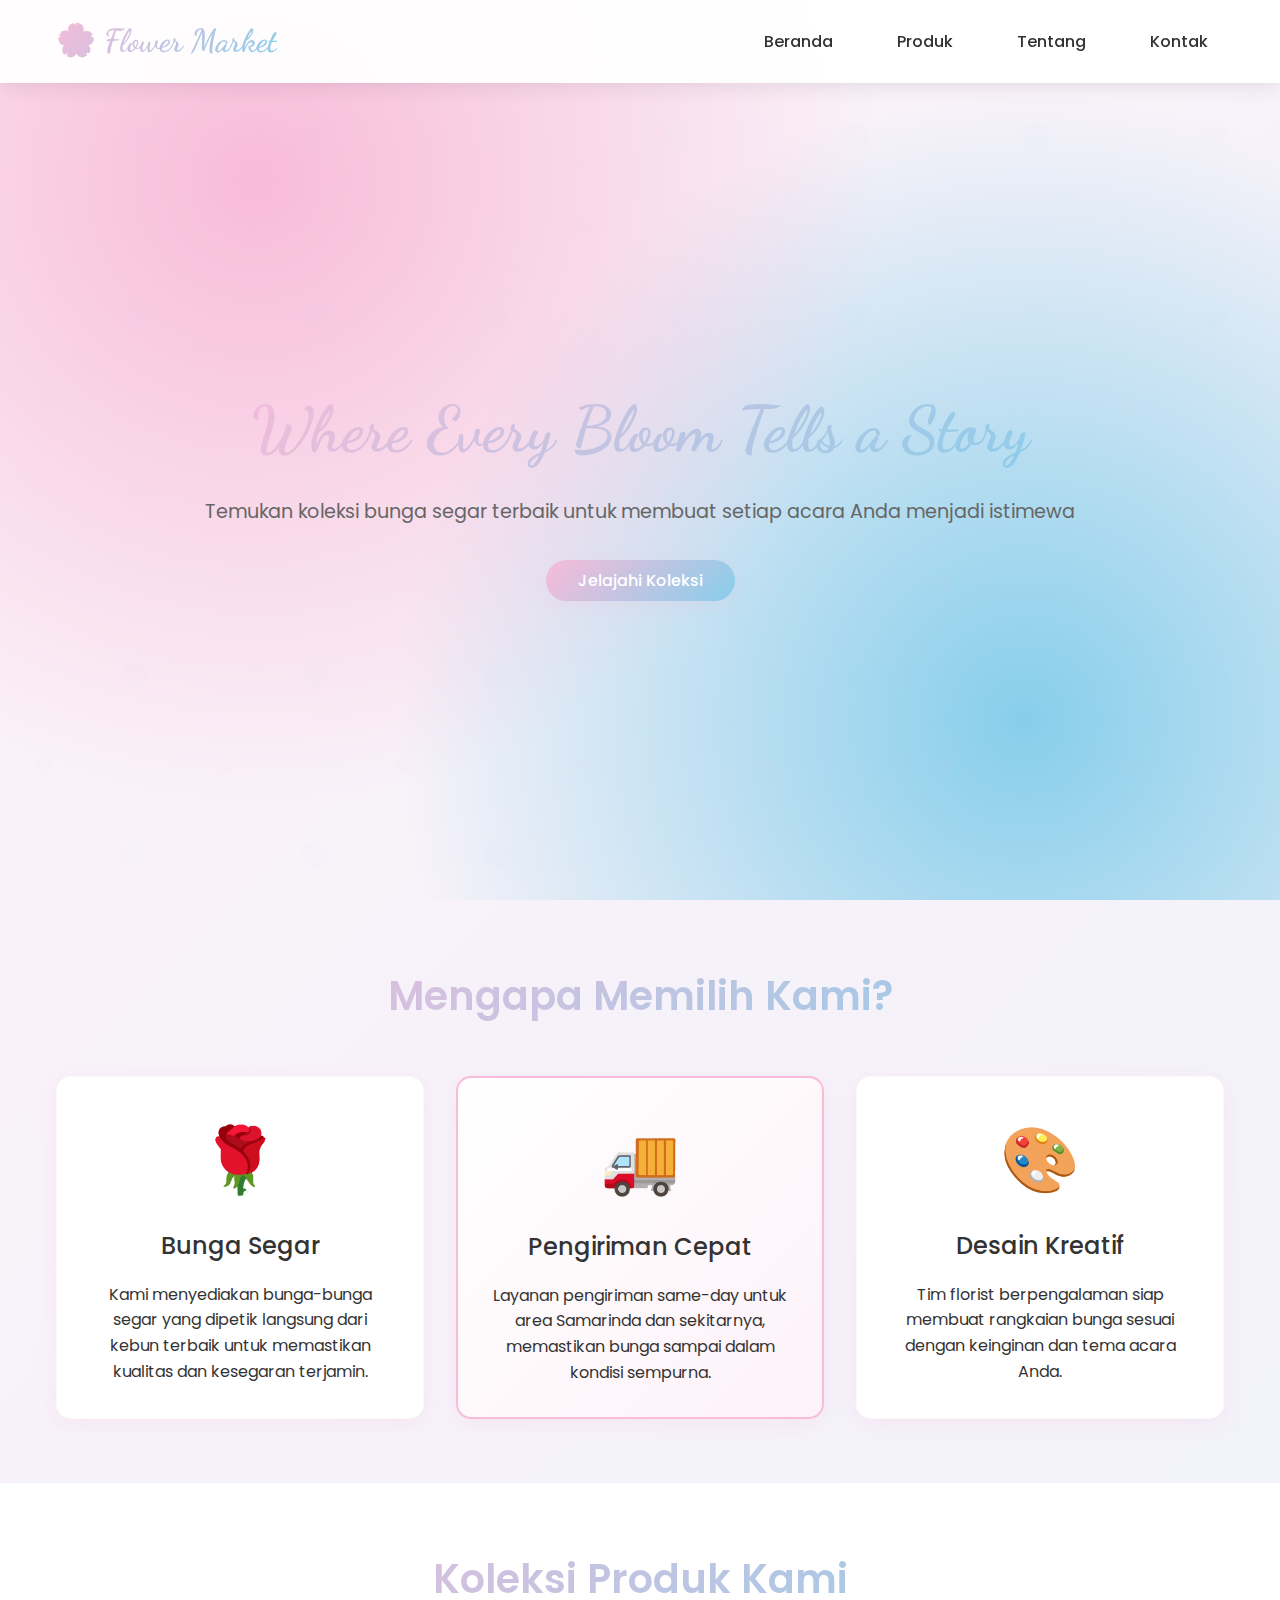
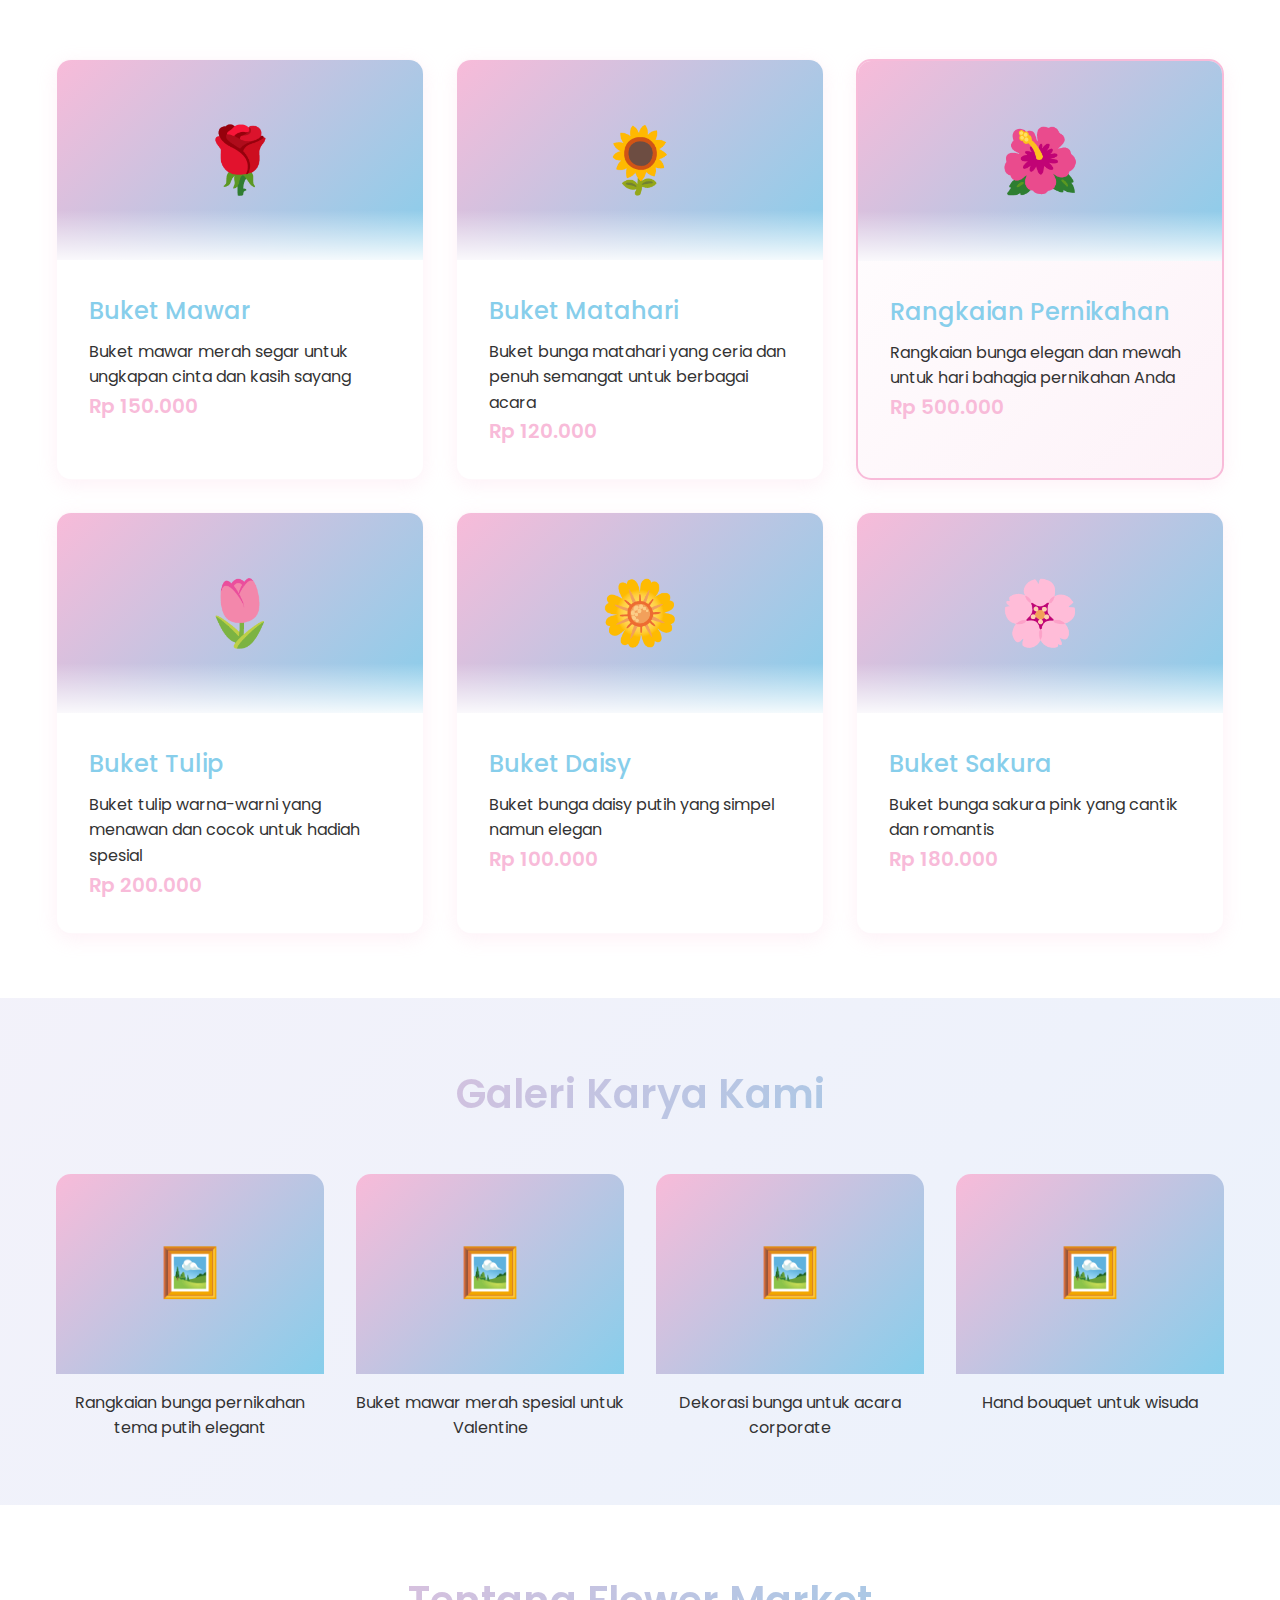
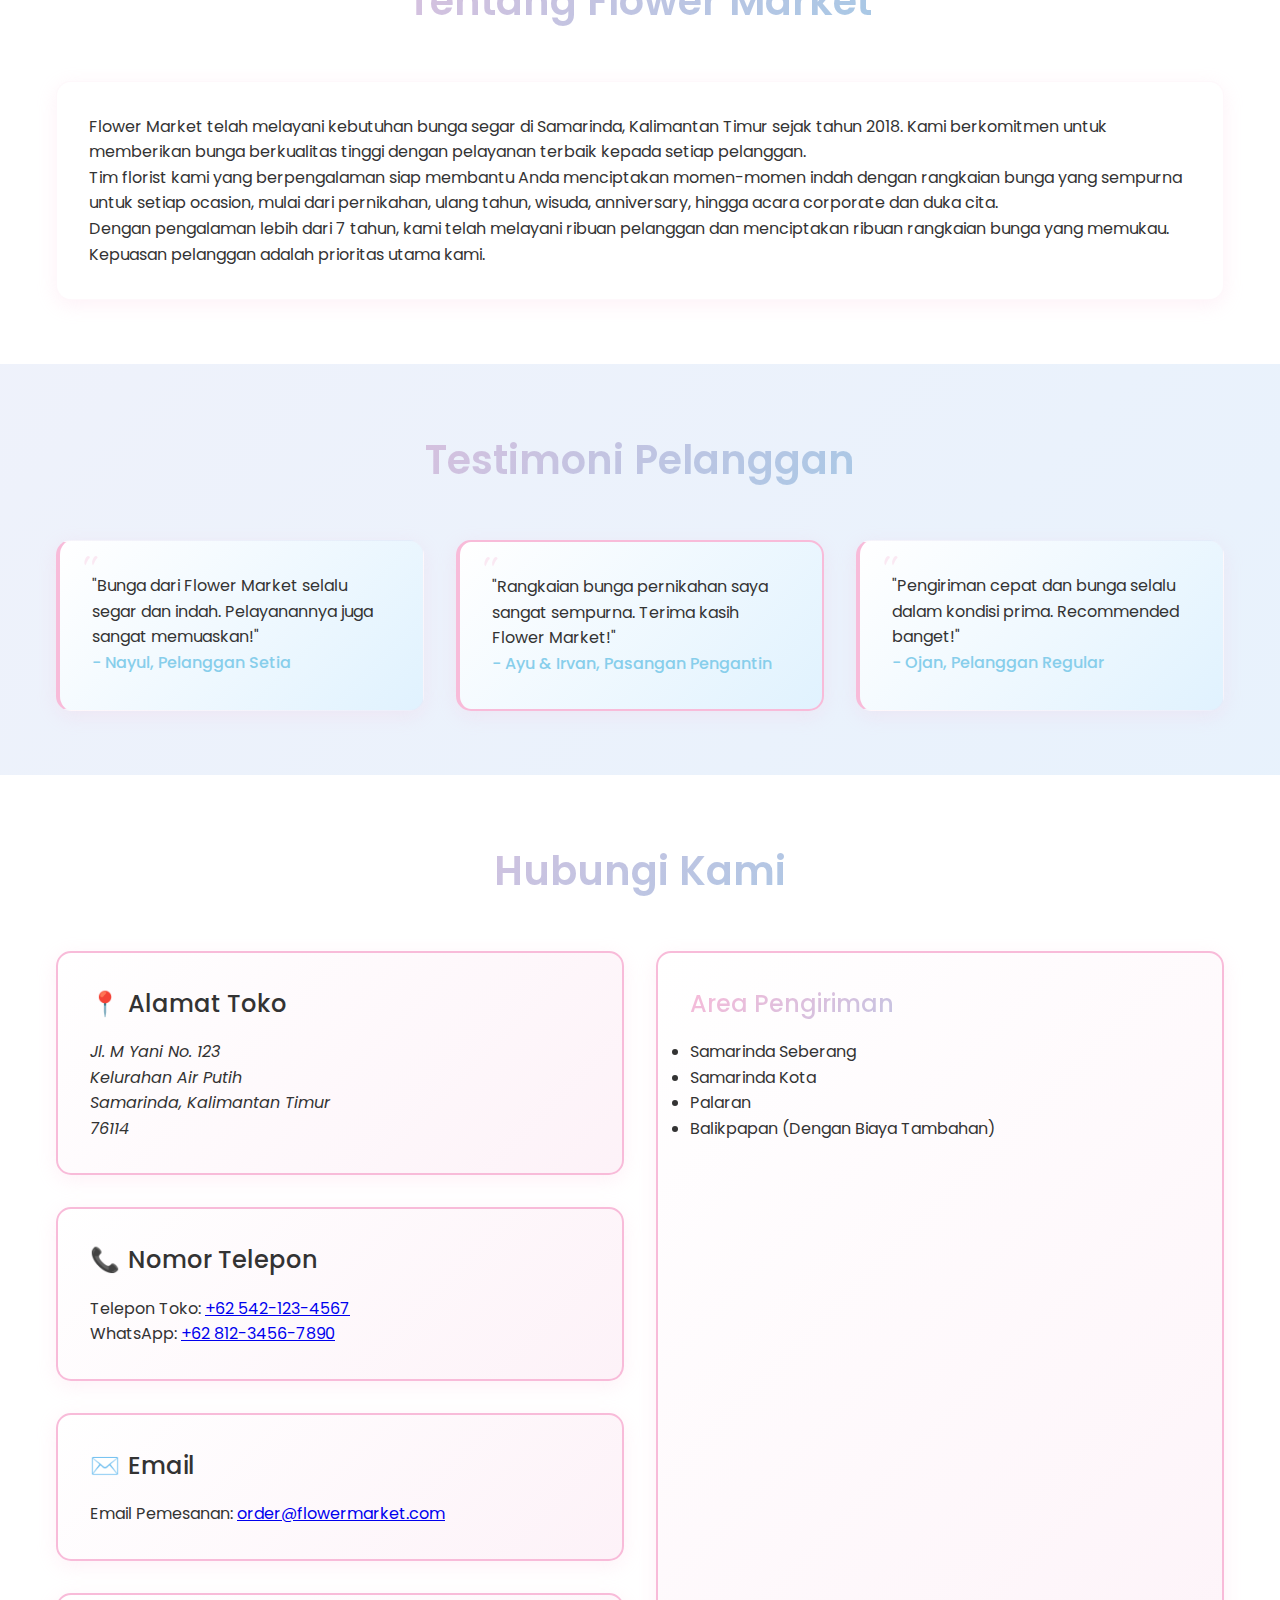
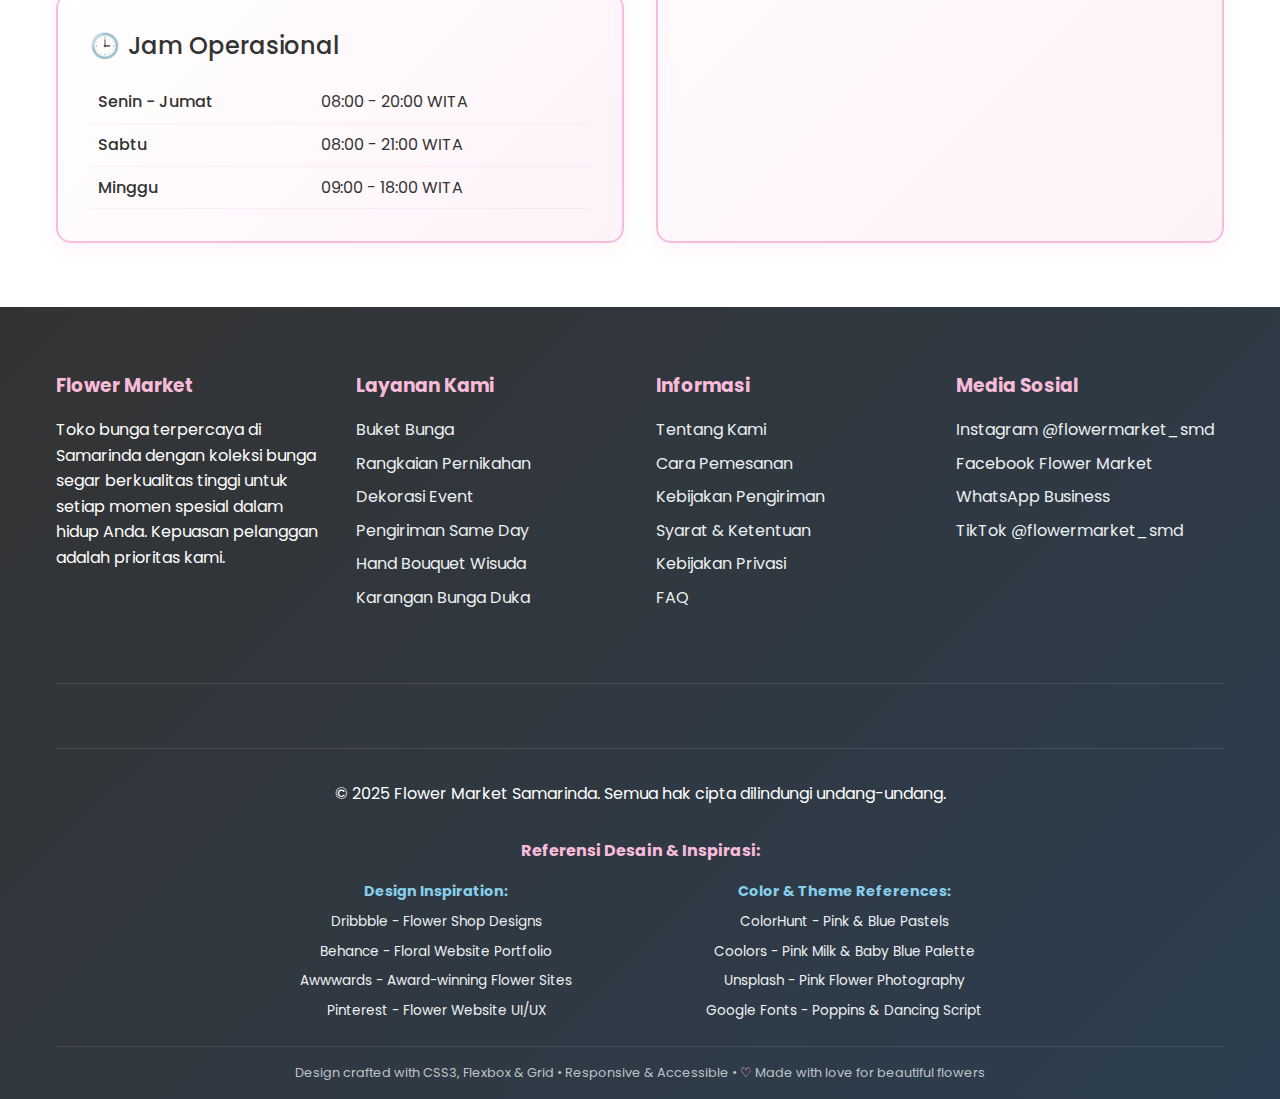
<file: index.html>
<!DOCTYPE html>
<html lang="id">
<head>
    <meta charset="UTF-8">
    <meta name="viewport" content="width=device-width, initial-scale=1.0">
    <meta name="description" content="Flower Market - Toko bunga online terpercaya dengan koleksi bunga segar untuk berbagai acara spesial">
    <meta name="keywords" content="toko bunga, bunga segar, buket, karangan bunga, hadiah, pernikahan">
    <meta name="author" content="Flower Market Team">
    <title>Flower Market - Toko Bunga Online Terpercaya</title>
    
    <!-- Google Fonts -->
    <link href="https://fonts.googleapis.com/css2?family=Poppins:wght@300;400;500;600;700&family=Dancing+Script:wght@400;500;600;700&display=swap" rel="stylesheet">
    
    <style>
        :root {
            --pink-milk: #f8bbd9;
            --baby-blue: #87ceeb;
            --pink-light: #fdf2f8;
            --blue-light: #e0f2fe;
            --white: #ffffff;
            --gray-dark: #333333;
            --gray-medium: #666666;
            --gray-light: #f8f9fa;
            --shadow-light: rgba(248, 187, 217, 0.2);
            --shadow-medium: rgba(135, 206, 235, 0.3);
            --gradient-primary: linear-gradient(135deg, var(--pink-milk), var(--baby-blue));
            --gradient-bg: linear-gradient(135deg, var(--pink-light) 0%, var(--blue-light) 100%);
            --transition: all 0.3s ease;
            --border-radius: 15px;
            --max-width: 1200px;
            --spacing-xs: 0.5rem;
            --spacing-sm: 1rem;
            --spacing-md: 2rem;
            --spacing-lg: 3rem;
            --spacing-xl: 4rem;
        }

        * {
            margin: 0;
            padding: 0;
            box-sizing: border-box;
        }

        body {
            font-family: 'Poppins', sans-serif;
            line-height: 1.6;
            background: var(--gradient-bg);
            color: var(--gray-dark);
            overflow-x: hidden;
        }

        .container {
            max-width: var(--max-width);
            margin: 0 auto;
            padding: 0 var(--spacing-sm);
        }

        .text-center {
            text-align: center;
        }

        .text-gradient {
            background: var(--gradient-primary);
            -webkit-background-clip: text;
            -webkit-text-fill-color: transparent;
            background-clip: text;
        }

        .btn {
            display: inline-block;
            padding: var(--spacing-xs) var(--spacing-md);
            border: none;
            border-radius: 50px;
            font-size: 1rem;
            font-weight: 500;
            text-decoration: none;
            text-align: center;
            cursor: pointer;
            transition: var(--transition);
        }

        .btn-primary {
            background: var(--gradient-primary);
            color: var(--white);
            box-shadow: 0 4px 15px var(--shadow-light);
        }

        .btn-primary:hover {
            transform: translateY(-3px);
            box-shadow: 0 8px 25px var(--shadow-medium);
        }

        .card {
            background: var(--white);
            border-radius: var(--border-radius);
            padding: var(--spacing-md);
            box-shadow: 0 5px 20px var(--shadow-light);
            transition: var(--transition);
            border: 1px solid rgba(248, 187, 217, 0.1);
        }

        .card:hover {
            transform: translateY(-5px);
            box-shadow: 0 10px 30px var(--shadow-medium);
        }

        .card-featured {
            background: linear-gradient(135deg, var(--white) 0%, var(--pink-light) 100%);
            border: 2px solid var(--pink-milk);
        }

        .section {
            padding: var(--spacing-xl) 0;
        }

        .section-alt {
            background: var(--white);
        }

        .grid {
            display: grid;
            gap: var(--spacing-md);
        }

        .grid-2 {
            grid-template-columns: repeat(auto-fit, minmax(300px, 1fr));
        }

        .grid-3 {
            grid-template-columns: repeat(auto-fit, minmax(280px, 1fr));
        }

        .grid-4 {
            grid-template-columns: repeat(auto-fit, minmax(250px, 1fr));
        }

        .flex {
            display: flex;
        }

        .flex-center {
            display: flex;
            align-items: center;
            justify-content: center;
        }

        .flex-between {
            display: flex;
            align-items: center;
            justify-content: space-between;
        }

        .flex-column {
            flex-direction: column;
        }

        .flex-wrap {
            flex-wrap: wrap;
        }

        .heading-primary {
            font-size: clamp(2.5rem, 5vw, 4rem);
            font-weight: 700;
            font-family: 'Dancing Script', cursive;
            margin-bottom: var(--spacing-sm);
        }

        .heading-secondary {
            font-size: clamp(2rem, 4vw, 2.5rem);
            font-weight: 600;
            margin-bottom: var(--spacing-lg);
        }

        .heading-tertiary {
            font-size: 1.5rem;
            font-weight: 500;
            margin-bottom: var(--spacing-sm);
        }

        header {
            background: rgba(255, 255, 255, 0.95);
            backdrop-filter: blur(10px);
            box-shadow: 0 2px 20px rgba(0, 0, 0, 0.1);
            position: fixed;
            width: 100%;
            top: 0;
            z-index: 1000;
        }

        .nav {
            padding: var(--spacing-sm) 0;
        }

        .nav-brand {
            font-size: 2rem;
            font-weight: 700;
            font-family: 'Dancing Script', cursive;
        }

        .nav-list {
            display: flex;
            list-style: none;
            gap: var(--spacing-md);
        }

        .nav-link {
            text-decoration: none;
            color: var(--gray-dark);
            font-weight: 500;
            padding: var(--spacing-xs) var(--spacing-sm);
            border-radius: 25px;
            transition: var(--transition);
        }

        .nav-link:hover {
            background: var(--gradient-primary);
            color: var(--white);
        }

        .hero {
            background: var(--gradient-bg);
            background-image: 
                radial-gradient(circle at 20% 20%, var(--pink-milk) 0%, transparent 50%),
                radial-gradient(circle at 80% 80%, var(--baby-blue) 0%, transparent 50%),
                radial-gradient(circle at 40% 40%, rgba(255, 255, 255, 0.1) 0%, transparent 50%);
            padding: calc(80px + var(--spacing-xl)) 0 var(--spacing-xl);
            min-height: 100vh;
            position: relative;
            overflow: hidden;
        }

        .hero::before {
            content: '';
            position: absolute;
            top: 0;
            left: 0;
            right: 0;
            bottom: 0;
            background: url('data:image/svg+xml,<svg xmlns="http://www.w3.org/2000/svg" viewBox="0 0 100 100"><defs><pattern id="flowers" patternUnits="userSpaceOnUse" width="20" height="20"><circle cx="5" cy="5" r="1" fill="%23f8bbd9" opacity="0.3"/><circle cx="15" cy="15" r="1.5" fill="%2387ceeb" opacity="0.2"/></pattern></defs><rect width="100" height="100" fill="url(%23flowers)"/></svg>') repeat;
            opacity: 0.1;
        }

        .hero-content {
            position: relative;
            z-index: 2;
        }

        .hero-subtitle {
            font-size: 1.2rem;
            margin-bottom: var(--spacing-md);
            color: var(--gray-medium);
        }

        /* Feature Cards */
        .feature-card {
            text-align: center;
            position: relative;
            overflow: hidden;
        }

        .feature-icon {
            font-size: 4rem;
            margin-bottom: var(--spacing-sm);
            display: block;
        }

        .feature-card::before {
            content: '';
            position: absolute;
            top: -50%;
            left: -50%;
            width: 200%;
            height: 200%;
            background: var(--gradient-primary);
            opacity: 0;
            transform: rotate(45deg);
            transition: var(--transition);
            z-index: -1;
        }

        .feature-card:hover::before {
            opacity: 0.05;
        }

        /* Product Cards */
        .product-card {
            overflow: hidden;
            position: relative;
        }

        .product-image {
            height: 200px;
            background: var(--gradient-primary);
            display: flex;
            align-items: center;
            justify-content: center;
            font-size: 4rem;
            color: var(--white);
            margin: calc(-1 * var(--spacing-md)) calc(-1 * var(--spacing-md)) var(--spacing-md);
            position: relative;
        }

        .product-image::after {
            content: '';
            position: absolute;
            bottom: 0;
            left: 0;
            right: 0;
            height: 50px;
            background: linear-gradient(to top, rgba(255, 255, 255, 0.9), transparent);
        }

        .product-title {
            color: var(--baby-blue);
            margin-bottom: var(--spacing-xs);
        }

        .product-price {
            font-size: 1.25rem;
            font-weight: 600;
            color: var(--pink-milk);
        }

        /* Gallery */
        .gallery-item {
            text-align: center;
            position: relative;
            overflow: hidden;
            border-radius: var(--border-radius);
        }

        .gallery-placeholder {
            height: 200px;
            background: var(--gradient-primary);
            display: flex;
            align-items: center;
            justify-content: center;
            font-size: 3rem;
            color: var(--white);
            margin-bottom: var(--spacing-sm);
            position: relative;
            transition: var(--transition);
        }

        .gallery-item:hover .gallery-placeholder {
            transform: scale(1.05);
        }

        .testimonial {
            background: linear-gradient(135deg, var(--white) 0%, var(--blue-light) 100%);
            border-left: 4px solid var(--pink-milk);
            position: relative;
        }

        .testimonial::before {
            content: '"';
            position: absolute;
            top: -10px;
            left: var(--spacing-sm);
            font-size: 4rem;
            color: var(--pink-milk);
            opacity: 0.3;
            font-family: 'Dancing Script', cursive;
        }

        .testimonial-author {
            font-style: normal;
            font-weight: 500;
            color: var(--baby-blue);
            margin-top: var(--spacing-sm);
        }

        .contact-card {
            background: linear-gradient(135deg, var(--white) 0%, var(--pink-light) 100%);
            border: 2px solid var(--pink-milk);
        }

        .contact-icon {
            display: inline-block;
            margin-right: var(--spacing-xs);
        }

        .contact-table {
            width: 100%;
            border-collapse: collapse;
            margin-top: var(--spacing-sm);
        }

        .contact-table td {
            padding: var(--spacing-xs);
            border-bottom: 1px solid rgba(248, 187, 217, 0.2);
        }

        .contact-table td:first-child {
            font-weight: 500;
        }

        footer {
            background: linear-gradient(135deg, var(--gray-dark) 0%, #2c3e50 100%);
            color: var(--white);
            padding: var(--spacing-xl) 0 var(--spacing-sm);
        }

        .footer-section {
            margin-bottom: var(--spacing-md);
        }

        .footer-title {
            color: var(--pink-milk);
            margin-bottom: var(--spacing-sm);
        }

        .footer-list {
            list-style: none;
        }

        .footer-list li {
            margin-bottom: var(--spacing-xs);
        }

        .footer-link {
            color: #ecf0f1;
            text-decoration: none;
            transition: var(--transition);
        }

        .footer-link:hover {
            color: var(--pink-milk);
        }

        .footer-bottom {
            border-top: 1px solid rgba(255, 255, 255, 0.1);
            padding-top: var(--spacing-md);
            margin-top: var(--spacing-md);
        }

        @keyframes fadeInUp {
            from {
                opacity: 0;
                transform: translateY(30px);
            }
            to {
                opacity: 1;
                transform: translateY(0);
            }
        }

        .animate-fade-in {
            animation: fadeInUp 0.6s ease-out;
        }

        /* Responsive Design */
        @media (max-width: 768px) {
            .nav-list {
                display: none;
            }
            
            .nav {
                text-align: center;
            }
            
            .hero {
                padding-top: calc(60px + var(--spacing-md));
                text-align: center;
            }
            
            .flex-between {
                flex-direction: column;
                gap: var(--spacing-sm);
            }
            
            .grid-2,
            .grid-3,
            .grid-4 {
                grid-template-columns: 1fr;
            }
            
            :root {
                --spacing-xl: 2rem;
                --spacing-lg: 1.5rem;
            }
        }

        @media (max-width: 480px) {
            .container {
                padding: 0 var(--spacing-xs);
            }
            
            .card {
                padding: var(--spacing-sm);
            }
            
            .hero {
                min-height: 80vh;
            }
        }

        /* Print Styles */
        @media print {
            header {
                position: static;
            }
            
            .hero {
                padding-top: var(--spacing-md);
                min-height: auto;
                page-break-after: always;
            }
            
            .card:hover,
            .btn:hover {
                transform: none;
                box-shadow: none;
            }
        }

        @media (prefers-color-scheme: dark) {
            :root {
                --white: #1a1a1a;
                --gray-dark: #f5f5f5;
                --gray-light: #2a2a2a;
            }
        }

        @media (prefers-reduced-motion: reduce) {
            * {
                animation-duration: 0.01ms !important;
                animation-iteration-count: 1 !important;
                transition-duration: 0.01ms !important;
            }
        }

        .nav-link:focus,
        .btn:focus,
        .footer-link:focus {
            outline: 2px solid var(--pink-milk);
            outline-offset: 2px;
        }
    </style>
</head>

<body>
    <header>
        <div class="container">
            <nav class="nav flex-between">
                <div class="nav-brand text-gradient">🌸 Flower Market</div>
                <ul class="nav-list">
                    <li><a href="#home" class="nav-link">Beranda</a></li>
                    <li><a href="#products" class="nav-link">Produk</a></li>
                    <li><a href="#about" class="nav-link">Tentang</a></li>
                    <li><a href="#contact" class="nav-link">Kontak</a></li>
                </ul>
            </nav>
        </div>
    </header>

    <main>
        <section id="home" class="hero flex-center">
            <div class="container hero-content text-center animate-fade-in">
                <h1 class="heading-primary text-gradient">Where Every Bloom Tells a Story</h1>
                <p class="hero-subtitle">Temukan koleksi bunga segar terbaik untuk membuat setiap acara Anda menjadi istimewa</p>
                <a href="#products" class="btn btn-primary">Jelajahi Koleksi</a>
            </div>
        </section>

        <section class="section">
            <div class="container">
                <h2 class="heading-secondary text-center text-gradient">Mengapa Memilih Kami?</h2>
                <div class="grid grid-3">
                    <article class="card feature-card">
                        <span class="feature-icon">🌹</span>
                        <h3 class="heading-tertiary">Bunga Segar</h3>
                        <p>Kami menyediakan bunga-bunga segar yang dipetik langsung dari kebun terbaik untuk memastikan kualitas dan kesegaran terjamin.</p>
                    </article>
                    
                    <article class="card feature-card card-featured">
                        <span class="feature-icon">🚚</span>
                        <h3 class="heading-tertiary">Pengiriman Cepat</h3>
                        <p>Layanan pengiriman same-day untuk area Samarinda dan sekitarnya, memastikan bunga sampai dalam kondisi sempurna.</p>
                    </article>
                    
                    <article class="card feature-card">
                        <span class="feature-icon">🎨</span>
                        <h3 class="heading-tertiary">Desain Kreatif</h3>
                        <p>Tim florist berpengalaman siap membuat rangkaian bunga sesuai dengan keinginan dan tema acara Anda.</p>
                    </article>
                </div>
            </div>
        </section>

        <section id="products" class="section section-alt">
            <div class="container">
                <h2 class="heading-secondary text-center text-gradient">Koleksi Produk Kami</h2>
                <div class="grid grid-3">
                    <article class="card product-card">
                        <div class="product-image">🌹</div>
                        <div>
                            <h3 class="heading-tertiary product-title">Buket Mawar</h3>
                            <p>Buket mawar merah segar untuk ungkapan cinta dan kasih sayang</p>
                            <p class="product-price">Rp 150.000</p>
                        </div>
                    </article>
                    
                    <article class="card product-card">
                        <div class="product-image">🌻</div>
                        <div>
                            <h3 class="heading-tertiary product-title">Buket Matahari</h3>
                            <p>Buket bunga matahari yang ceria dan penuh semangat untuk berbagai acara</p>
                            <p class="product-price">Rp 120.000</p>
                        </div>
                    </article>
                    
                    <article class="card product-card card-featured">
                        <div class="product-image">🌺</div>
                        <div>
                            <h3 class="heading-tertiary product-title">Rangkaian Pernikahan</h3>
                            <p>Rangkaian bunga elegan dan mewah untuk hari bahagia pernikahan Anda</p>
                            <p class="product-price">Rp 500.000</p>
                        </div>
                    </article>
                    
                    <article class="card product-card">
                        <div class="product-image">🌷</div>
                        <div>
                            <h3 class="heading-tertiary product-title">Buket Tulip</h3>
                            <p>Buket tulip warna-warni yang menawan dan cocok untuk hadiah spesial</p>
                            <p class="product-price">Rp 200.000</p>
                        </div>
                    </article>
                    
                    <article class="card product-card">
                        <div class="product-image">🌼</div>
                        <div>
                            <h3 class="heading-tertiary product-title">Buket Daisy</h3>
                            <p>Buket bunga daisy putih yang simpel namun elegan</p>
                            <p class="product-price">Rp 100.000</p>
                        </div>
                    </article>
                    
                    <article class="card product-card">
                        <div class="product-image">🌸</div>
                        <div>
                            <h3 class="heading-tertiary product-title">Buket Sakura</h3>
                            <p>Buket bunga sakura pink yang cantik dan romantis</p>
                            <p class="product-price">Rp 180.000</p>
                        </div>
                    </article>
                </div>
            </div>
        </section>

        <section class="section">
            <div class="container">
                <h2 class="heading-secondary text-center text-gradient">Galeri Karya Kami</h2>
                <div class="grid grid-4">
                    <figure class="gallery-item">
                        <div class="gallery-placeholder">🖼️</div>
                        <figcaption>Rangkaian bunga pernikahan tema putih elegant</figcaption>
                    </figure>
                    
                    <figure class="gallery-item">
                        <div class="gallery-placeholder">🖼️</div>
                        <figcaption>Buket mawar merah spesial untuk Valentine</figcaption>
                    </figure>
                    
                    <figure class="gallery-item">
                        <div class="gallery-placeholder">🖼️</div>
                        <figcaption>Dekorasi bunga untuk acara corporate</figcaption>
                    </figure>
                    
                    <figure class="gallery-item">
                        <div class="gallery-placeholder">🖼️</div>
                        <figcaption>Hand bouquet untuk wisuda</figcaption>
                    </figure>
                </div>
            </div>
        </section>

        <section id="about" class="section section-alt">
            <div class="container">
                <h2 class="heading-secondary text-center text-gradient">Tentang Flower Market</h2>
                <div class="grid">
                    <article class="card">
                        <p>
                            Flower Market telah melayani kebutuhan bunga segar di Samarinda, Kalimantan Timur sejak tahun 2018. 
                            Kami berkomitmen untuk memberikan bunga berkualitas tinggi dengan pelayanan terbaik kepada setiap pelanggan.
                        </p>
                        <p>
                            Tim florist kami yang berpengalaman siap membantu Anda menciptakan momen-momen indah dengan 
                            rangkaian bunga yang sempurna untuk setiap ocasion, mulai dari pernikahan, ulang tahun, 
                            wisuda, anniversary, hingga acara corporate dan duka cita.
                        </p>
                        <p>
                            Dengan pengalaman lebih dari 7 tahun, kami telah melayani ribuan pelanggan dan menciptakan 
                            ribuan rangkaian bunga yang memukau. Kepuasan pelanggan adalah prioritas utama kami.
                        </p>
                    </article>
                </div>
            </div>
        </section>

        <section class="section">
            <div class="container">
                <h2 class="heading-secondary text-center text-gradient">Testimoni Pelanggan</h2>
                <div class="grid grid-3">
                    <blockquote class="card testimonial">
                        <p>"Bunga dari Flower Market selalu segar dan indah. Pelayanannya juga sangat memuaskan!"</p>
                        <cite class="testimonial-author">- Nayul, Pelanggan Setia</cite>
                    </blockquote>
                    
                    <blockquote class="card testimonial card-featured">
                        <p>"Rangkaian bunga pernikahan saya sangat sempurna. Terima kasih Flower Market!"</p>
                        <cite class="testimonial-author">- Ayu & Irvan, Pasangan Pengantin</cite>
                    </blockquote>
                    
                    <blockquote class="card testimonial">
                        <p>"Pengiriman cepat dan bunga selalu dalam kondisi prima. Recommended banget!"</p>
                        <cite class="testimonial-author">- Ojan, Pelanggan Regular</cite>
                    </blockquote>
                </div>
            </div>
        </section>

        <section id="contact" class="section section-alt">
            <div class="container">
                <h2 class="heading-secondary text-center text-gradient">Hubungi Kami</h2>
                <div class="grid grid-2">
                    <div class="grid">
                        <article class="card contact-card">
                            <h3 class="heading-tertiary"><span class="contact-icon">📍</span>Alamat Toko</h3>
                            <address>
                                Jl. M Yani No. 123<br>
                                Kelurahan Air Putih<br>
                                Samarinda, Kalimantan Timur<br>
                                76114
                            </address>
                        </article>
                        
                        <article class="card contact-card">
                            <h3 class="heading-tertiary"><span class="contact-icon">📞</span>Nomor Telepon</h3>
                            <p>Telepon Toko: <a href="tel:+6254212345678">+62 542-123-4567</a></p>
                            <p>WhatsApp: <a href="https://wa.me/6281234567890">+62 812-3456-7890</a></p>
                        </article>
                        
                        <article class="card contact-card">
                            <h3 class="heading-tertiary"><span class="contact-icon">✉️</span>Email</h3>
                            <p>Email Pemesanan: <a href="mailto:order@flowermarket.com">order@flowermarket.com</a></p>
                        </article>
                        
                        <article class="card contact-card">
                            <h3 class="heading-tertiary"><span class="contact-icon">🕒</span>Jam Operasional</h3>
                            <table class="contact-table">
                                <tr>
                                    <td>Senin - Jumat</td>
                                    <td>08:00 - 20:00 WITA</td>
                                </tr>
                                <tr>
                                    <td>Sabtu</td>
                                    <td>08:00 - 21:00 WITA</td>
                                </tr>
                                <tr>
                                    <td>Minggu</td>
                                    <td>09:00 - 18:00 WITA</td>
                                </tr>
                            </table>
                        </article>
                    </div>
                    
                    <aside class="card card-featured">
                        <h3 class="heading-tertiary text-gradient">Area Pengiriman</h3>
                        <ul>
                            <li>Samarinda Seberang</li>
                            <li>Samarinda Kota</li>
                            <li>Palaran</li>
                            <li>Balikpapan (Dengan Biaya Tambahan)</li>
                        </ul>
                    </aside>
                </div>
            </div>
        </section>
    </main>

    <footer>
        <div class="container">
            <div class="grid grid-4">
                <section class="footer-section">
                    <h3 class="footer-title">Flower Market</h3>
                    <p>
                        Toko bunga terpercaya di Samarinda dengan koleksi bunga segar berkualitas tinggi 
                        untuk setiap momen spesial dalam hidup Anda. Kepuasan pelanggan adalah prioritas kami.
                    </p>
                </section>
                
                <section class="footer-section">
                    <h3 class="footer-title">Layanan Kami</h3>
                    <ul class="footer-list">
                        <li><a href="#products" class="footer-link">Buket Bunga</a></li>
                        <li><a href="#products" class="footer-link">Rangkaian Pernikahan</a></li>
                        <li><a href="#products" class="footer-link">Dekorasi Event</a></li>
                        <li><a href="#contact" class="footer-link">Pengiriman Same Day</a></li>
                        <li><a href="#products" class="footer-link">Hand Bouquet Wisuda</a></li>
                        <li><a href="#products" class="footer-link">Karangan Bunga Duka</a></li>
                    </ul>
                </section>
                
                <section class="footer-section">
                    <h3 class="footer-title">Informasi</h3>
                    <ul class="footer-list">
                        <li><a href="#about" class="footer-link">Tentang Kami</a></li>
                        <li><a href="#contact" class="footer-link">Cara Pemesanan</a></li>
                        <li><a href="#contact" class="footer-link">Kebijakan Pengiriman</a></li>
                        <li><a href="#" class="footer-link">Syarat & Ketentuan</a></li>
                        <li><a href="#" class="footer-link">Kebijakan Privasi</a></li>
                        <li><a href="#" class="footer-link">FAQ</a></li>
                    </ul>
                </section>
                
                <section class="footer-section">
                    <h3 class="footer-title">Media Sosial</h3>
                    <ul class="footer-list">
                        <li><a href="https://instagram.com/flowermarket_smd" target="_blank" class="footer-link">Instagram @flowermarket_smd</a></li>
                        <li><a href="https://facebook.com/flowermarketsamarinda" target="_blank" class="footer-link">Facebook Flower Market</a></li>
                        <li><a href="https://wa.me/6281234567890" target="_blank" class="footer-link">WhatsApp Business</a></li>
                        <li><a href="https://tiktok.com/@flowermarket_smd" target="_blank" class="footer-link">TikTok @flowermarket_smd</a></li>
                    </ul>
                </section>
            </div>
            
            <div class="footer-bottom text-center">
                <hr style="border: none; height: 1px; background: rgba(255, 255, 255, 0.1); margin: var(--spacing-md) 0;">
                <p>&copy; 2025 Flower Market Samarinda. Semua hak cipta dilindungi undang-undang.</p>
                
                <div style="margin-top: var(--spacing-md);">
                    <h4 class="footer-title" style="margin-bottom: var(--spacing-sm);">Referensi Desain & Inspirasi:</h4>
                    <div class="grid grid-2" style="max-width: 800px; margin: 0 auto; gap: var(--spacing-sm);">
                        <div>
                            <h5 style="color: var(--baby-blue); margin-bottom: var(--spacing-xs); font-size: 0.9rem;">Design Inspiration:</h5>
                            <ul class="footer-list" style="font-size: 0.85rem;">
                                <li><a href="https://dribbble.com/search/flower-shop-website" target="_blank" class="footer-link">Dribbble - Flower Shop Designs</a></li>
                                <li><a href="https://www.behance.net/search/projects?search=flower%20shop%20website" target="_blank" class="footer-link">Behance - Floral Website Portfolio</a></li>
                                <li><a href="https://www.awwwards.com/websites/flowers/" target="_blank" class="footer-link">Awwwards - Award-winning Flower Sites</a></li>
                                <li><a href="https://pinterest.com/search/pins/?q=flower%20shop%20website%20design" target="_blank" class="footer-link">Pinterest - Flower Website UI/UX</a></li>
                            </ul>
                        </div>
                        <div>
                            <h5 style="color: var(--baby-blue); margin-bottom: var(--spacing-xs); font-size: 0.9rem;">Color & Theme References:</h5>
                            <ul class="footer-list" style="font-size: 0.85rem;">
                                <li><a href="https://colorhunt.co/palette/pink-blue-pastel" target="_blank" class="footer-link">ColorHunt - Pink & Blue Pastels</a></li>
                                <li><a href="https://coolors.co/f8bbd9-87ceeb-fdf2f8-e0f2fe" target="_blank" class="footer-link">Coolors - Pink Milk & Baby Blue Palette</a></li>
                                <li><a href="https://unsplash.com/s/photos/pink-flowers" target="_blank" class="footer-link">Unsplash - Pink Flower Photography</a></li>
                                <li><a href="https://fonts.google.com/specimen/Poppins+Dancing+Script" target="_blank" class="footer-link">Google Fonts - Poppins & Dancing Script</a></li>
                            </ul>
                        </div>
                    </div>
                    <div style="margin-top: var(--spacing-sm); padding-top: var(--spacing-sm); border-top: 1px solid rgba(255, 255, 255, 0.1);">
                        <p style="font-size: 0.8rem; color: #bdc3c7;">
                            Design crafted with CSS3, Flexbox & Grid • Responsive & Accessible • 
                            <span style="color: var(--pink-milk);">♡</span> Made with love for beautiful flowers
                        </p>
                    </div>
                </div>
            </div>
        </div>
    </footer>

    <script>
        document.querySelectorAll('a[href^="#"]').forEach(anchor => {
            anchor.addEventListener('click', function (e) {
                e.preventDefault();
                const target = document.querySelector(this.getAttribute('href'));
                if (target) {
                    target.scrollIntoView({
                        behavior: 'smooth',
                        block: 'start'
                    });
                }
            });
        });

        const observerOptions = {
            threshold: 0.1,
            rootMargin: '0px 0px -50px 0px'
        };

        const observer = new IntersectionObserver(function(entries) {
            entries.forEach(entry => {
                if (entry.isIntersecting) {
                    entry.target.classList.add('animate-fade-in');
                }
            });
        }, observerOptions);

        document.querySelectorAll('.card').forEach(card => {
            observer.observe(card);
        });

        function toggleMobileMenu() {
            const navList = document.querySelector('.nav-list');
            navList.style.display = navList.style.display === 'flex' ? 'none' : 'flex';
        }
    </script>
</body>
</html>
</file>
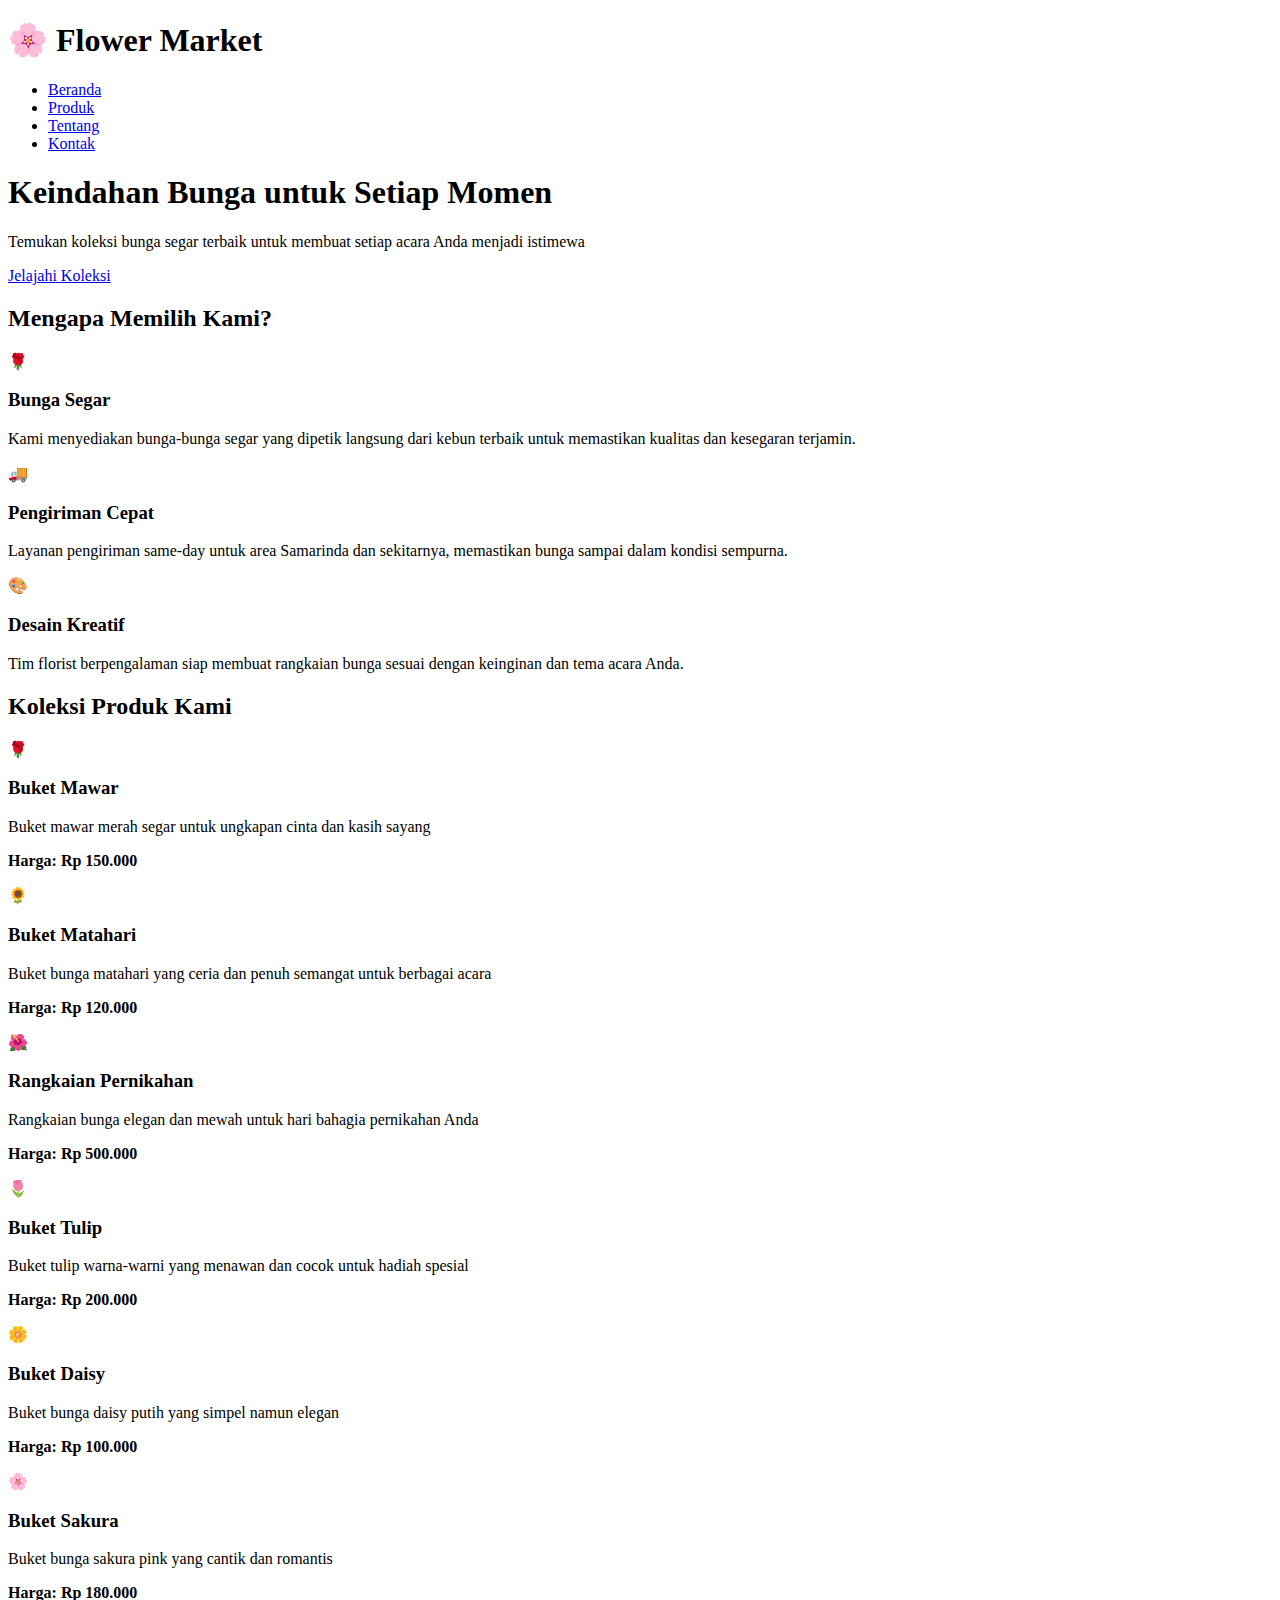
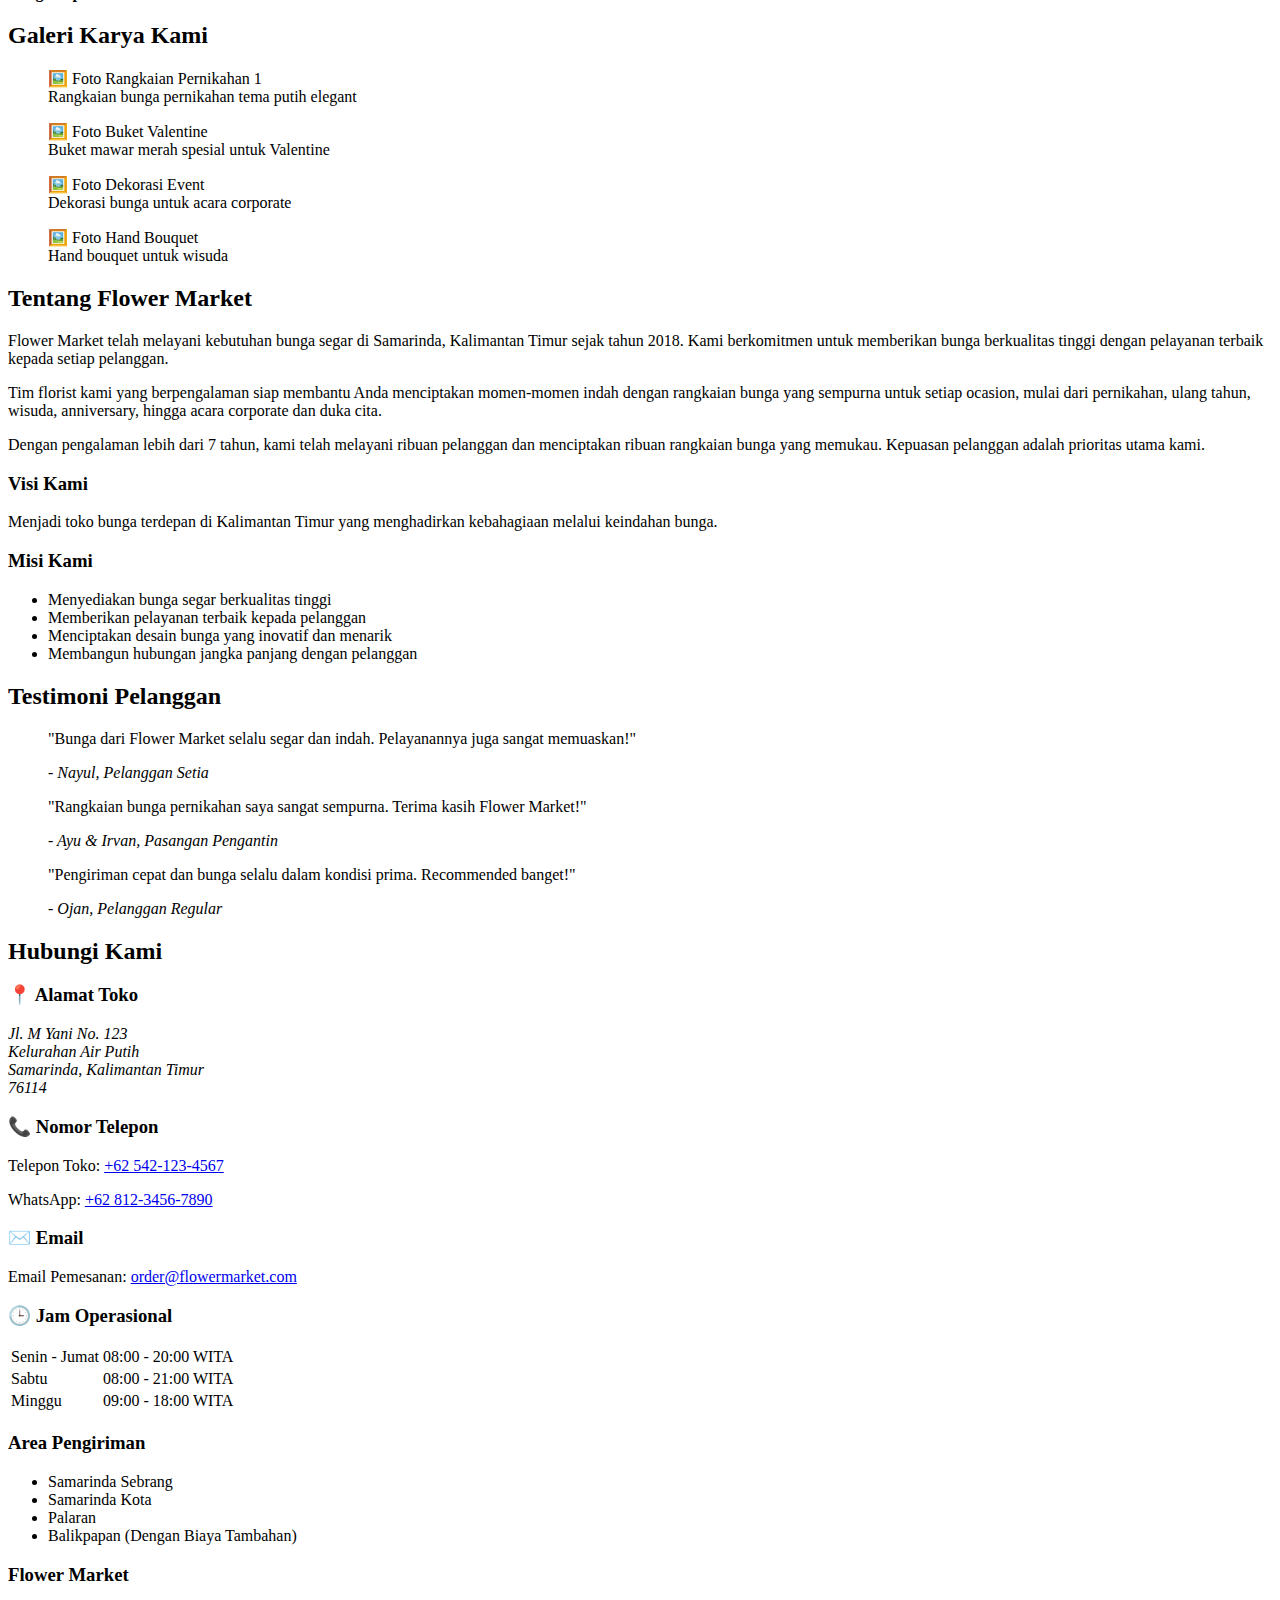
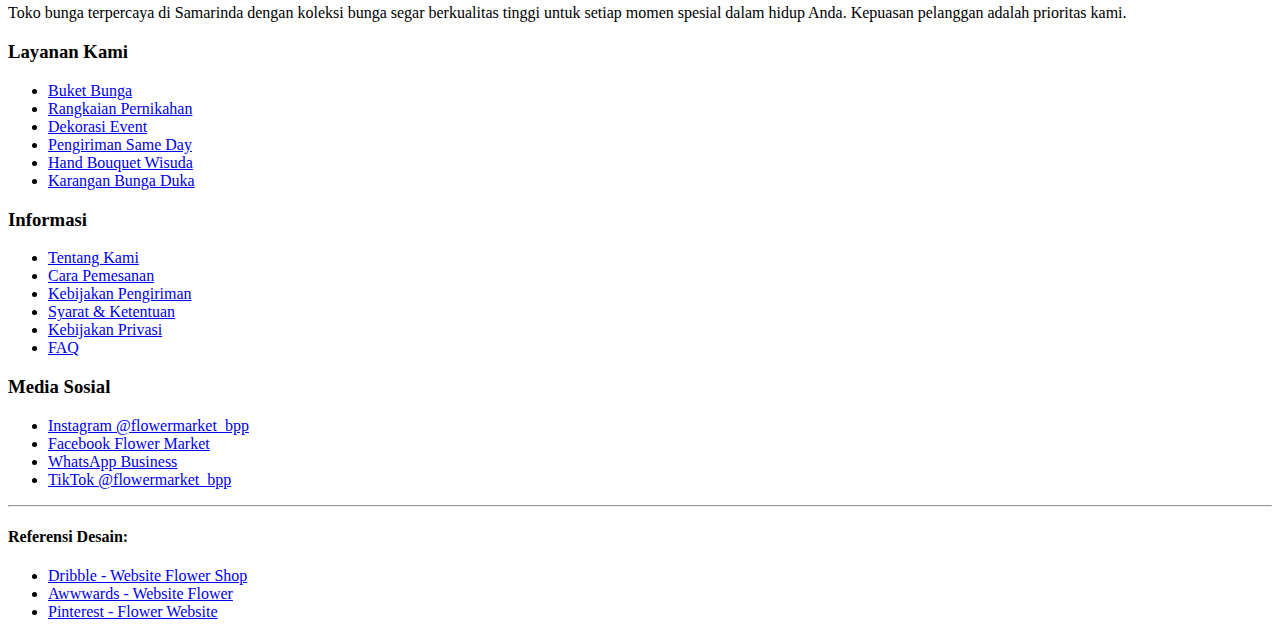
<file: 2409106012_NiluhFincyGloriaNathasiaM_POSTTEST1/index.html>
<!DOCTYPE html>
<html lang="id">
<head>
    <meta charset="UTF-8">
    <meta name="viewport" content="width=device-width, initial-scale=1.0">
    <meta name="description" content="Flower Market - Toko bunga online terpercaya dengan koleksi bunga segar untuk berbagai acara spesial">
    <meta name="keywords" content="toko bunga, bunga segar, buket, karangan bunga, hadiah, pernikahan">
    <meta name="author" content="Flower Market Team">
    <title>Flower Market - Toko Bunga Online Terpercaya</title>
</head>

<body>
    <header>
        <nav>
            <div>
                <h1>🌸 Flower Market</h1>
            </div>
            <ul>
                <li><a href="#home">Beranda</a></li>
                <li><a href="#products">Produk</a></li>
                <li><a href="#about">Tentang</a></li>
                <li><a href="#contact">Kontak</a></li>
            </ul>
        </nav>
    </header>

    <main>
        <section id="home">
            <div>
                <h1>Keindahan Bunga untuk Setiap Momen</h1>
                <p>Temukan koleksi bunga segar terbaik untuk membuat setiap acara Anda menjadi istimewa</p>
                <a href="#products">Jelajahi Koleksi</a>
            </div>
        </section>

        <section>
            <div>
                <h2>Mengapa Memilih Kami?</h2>
                <div>
                    <article>
                        <div>🌹</div>
                        <h3>Bunga Segar</h3>
                        <p>Kami menyediakan bunga-bunga segar yang dipetik langsung dari kebun terbaik untuk memastikan kualitas dan kesegaran terjamin.</p>
                    </article>
                    
                    <article>
                        <div>🚚</div>
                        <h3>Pengiriman Cepat</h3>
                        <p>Layanan pengiriman same-day untuk area Samarinda dan sekitarnya, memastikan bunga sampai dalam kondisi sempurna.</p>
                    </article>
                    
                    <article>
                        <div>🎨</div>
                        <h3>Desain Kreatif</h3>
                        <p>Tim florist berpengalaman siap membuat rangkaian bunga sesuai dengan keinginan dan tema acara Anda.</p>
                    </article>
                </div>
            </div>
        </section>

        <section id="products">
            <div>
                <h2>Koleksi Produk Kami</h2>
                <div>
                    <article>
                        <div>🌹</div>
                        <div>
                            <h3>Buket Mawar</h3>
                            <p>Buket mawar merah segar untuk ungkapan cinta dan kasih sayang</p>
                            <p><strong>Harga: Rp 150.000</strong></p>
                        </div>
                    </article>
                    
                    <article>
                        <div>🌻</div>
                        <div>
                            <h3>Buket Matahari</h3>
                            <p>Buket bunga matahari yang ceria dan penuh semangat untuk berbagai acara</p>
                            <p><strong>Harga: Rp 120.000</strong></p>
                        </div>
                    </article>
                    
                    <article>
                        <div>🌺</div>
                        <div>
                            <h3>Rangkaian Pernikahan</h3>
                            <p>Rangkaian bunga elegan dan mewah untuk hari bahagia pernikahan Anda</p>
                            <p><strong>Harga: Rp 500.000</strong></p>
                        </div>
                    </article>
                    
                    <article>
                        <div>🌷</div>
                        <div>
                            <h3>Buket Tulip</h3>
                            <p>Buket tulip warna-warni yang menawan dan cocok untuk hadiah spesial</p>
                            <p><strong>Harga: Rp 200.000</strong></p>
                        </div>
                    </article>
                    
                    <article>
                        <div>🌼</div>
                        <div>
                            <h3>Buket Daisy</h3>
                            <p>Buket bunga daisy putih yang simpel namun elegan</p>
                            <p><strong>Harga: Rp 100.000</strong></p>
                        </div>
                    </article>
                    
                    <article>
                        <div>🌸</div>
                        <div>
                            <h3>Buket Sakura</h3>
                            <p>Buket bunga sakura pink yang cantik dan romantis</p>
                            <p><strong>Harga: Rp 180.000</strong></p>
                        </div>
                    </article>
                </div>
            </div>
        </section>

        <section>
            <div>
                <h2>Galeri Karya Kami</h2>
                <div>
                    <figure>
                        <div>🖼️ Foto Rangkaian Pernikahan 1</div>
                        <figcaption>Rangkaian bunga pernikahan tema putih elegant</figcaption>
                    </figure>
                    
                    <figure>
                        <div>🖼️ Foto Buket Valentine</div>
                        <figcaption>Buket mawar merah spesial untuk Valentine</figcaption>
                    </figure>
                    
                    <figure>
                        <div>🖼️ Foto Dekorasi Event</div>
                        <figcaption>Dekorasi bunga untuk acara corporate</figcaption>
                    </figure>
                    
                    <figure>
                        <div>🖼️ Foto Hand Bouquet</div>
                        <figcaption>Hand bouquet untuk wisuda</figcaption>
                    </figure>
                </div>
            </div>
        </section>

        <!-- About Section -->
        <section id="about">
            <div>
                <h2>Tentang Flower Market</h2>
                <article>
                    <p>
                        Flower Market telah melayani kebutuhan bunga segar di Samarinda, Kalimantan Timur sejak tahun 2018. 
                        Kami berkomitmen untuk memberikan bunga berkualitas tinggi dengan pelayanan terbaik kepada setiap pelanggan.
                    </p>
                    <p>
                        Tim florist kami yang berpengalaman siap membantu Anda menciptakan momen-momen indah dengan 
                        rangkaian bunga yang sempurna untuk setiap ocasion, mulai dari pernikahan, ulang tahun, 
                        wisuda, anniversary, hingga acara corporate dan duka cita.
                    </p>
                    <p>
                        Dengan pengalaman lebih dari 7 tahun, kami telah melayani ribuan pelanggan dan menciptakan 
                        ribuan rangkaian bunga yang memukau. Kepuasan pelanggan adalah prioritas utama kami.
                    </p>
                </article>
                
                <aside>
                    <h3>Visi Kami</h3>
                    <p>Menjadi toko bunga terdepan di Kalimantan Timur yang menghadirkan kebahagiaan melalui keindahan bunga.</p>
                    
                    <h3>Misi Kami</h3>
                    <ul>
                        <li>Menyediakan bunga segar berkualitas tinggi</li>
                        <li>Memberikan pelayanan terbaik kepada pelanggan</li>
                        <li>Menciptakan desain bunga yang inovatif dan menarik</li>
                        <li>Membangun hubungan jangka panjang dengan pelanggan</li>
                    </ul>
                </aside>
            </div>
        </section>

        <!-- Testimonial Section -->
        <section>
            <div>
                <h2>Testimoni Pelanggan</h2>
                <div>
                    <blockquote>
                        <p>"Bunga dari Flower Market selalu segar dan indah. Pelayanannya juga sangat memuaskan!"</p>
                        <cite>- Nayul, Pelanggan Setia</cite>
                    </blockquote>
                    
                    <blockquote>
                        <p>"Rangkaian bunga pernikahan saya sangat sempurna. Terima kasih Flower Market!"</p>
                        <cite>- Ayu & Irvan, Pasangan Pengantin</cite>
                    </blockquote>
                    
                    <blockquote>
                        <p>"Pengiriman cepat dan bunga selalu dalam kondisi prima. Recommended banget!"</p>
                        <cite>- Ojan, Pelanggan Regular</cite>
                    </blockquote>
                </div>
            </div>
        </section>

        <!-- Contact Section -->
        <section id="contact">
            <div>
                <h2>Hubungi Kami</h2>
                <div>
                    <article>
                        <h3>📍 Alamat Toko</h3>
                        <address>
                            Jl. M Yani No. 123<br>
                            Kelurahan Air Putih<br>
                            Samarinda, Kalimantan Timur<br>
                            76114
                        </address>
                    </article>
                    
                    <article>
                        <h3>📞 Nomor Telepon</h3>
                        <p>Telepon Toko: <a href="tel:+6254212345678">+62 542-123-4567</a></p>
                        <p>WhatsApp: <a href="https://wa.me/6281234567890">+62 812-3456-7890</a></p>
                    </article>
                    
                    <article>
                        <h3>✉️ Email</h3>
                        <p>Email Pemesanan: <a href="mailto:order@flowermarket.com">order@flowermarket.com</a></p>
                    </article>
                    
                    <article>
                        <h3>🕒 Jam Operasional</h3>
                        <table>
                            <tr>
                                <td>Senin - Jumat</td>
                                <td>08:00 - 20:00 WITA</td>
                            </tr>
                            <tr>
                                <td>Sabtu</td>
                                <td>08:00 - 21:00 WITA</td>
                            </tr>
                            <tr>
                                <td>Minggu</td>
                                <td>09:00 - 18:00 WITA</td>
                            </tr>
                        </table>
                    </article>
                </div>
                
                <aside>
                    <h3>Area Pengiriman</h3>
                    <ul>
                        <li>Samarinda Sebrang</li>
                        <li>Samarinda Kota</li>
                        <li>Palaran</li>
                        <li>Balikpapan (Dengan Biaya Tambahan)</li>
                    </ul>
                </aside>
            </div>
        </section>
    </main>

    <!-- Footer -->
    <footer>
        <div>
            <div>
                <section>
                    <h3>Flower Market</h3>
                    <p>
                        Toko bunga terpercaya di Samarinda dengan koleksi bunga segar berkualitas tinggi 
                        untuk setiap momen spesial dalam hidup Anda. Kepuasan pelanggan adalah prioritas kami.
                    </p>
                </section>
                
                <section>
                    <h3>Layanan Kami</h3>
                    <ul>
                        <li><a href="#products">Buket Bunga</a></li>
                        <li><a href="#products">Rangkaian Pernikahan</a></li>
                        <li><a href="#products">Dekorasi Event</a></li>
                        <li><a href="#contact">Pengiriman Same Day</a></li>
                        <li><a href="#products">Hand Bouquet Wisuda</a></li>
                        <li><a href="#products">Karangan Bunga Duka</a></li>
                    </ul>
                </section>
                
                <section>
                    <h3>Informasi</h3>
                    <ul>
                        <li><a href="#about">Tentang Kami</a></li>
                        <li><a href="#contact">Cara Pemesanan</a></li>
                        <li><a href="#contact">Kebijakan Pengiriman</a></li>
                        <li><a href="#">Syarat & Ketentuan</a></li>
                        <li><a href="#">Kebijakan Privasi</a></li>
                        <li><a href="#">FAQ</a></li>
                    </ul>
                </section>
                
                <section>
                    <h3>Media Sosial</h3>
                    <ul>
                        <li><a href="https://instagram.com/flowermarket_smd" target="_blank">Instagram @flowermarket_bpp</a></li>
                        <li><a href="https://facebook.com/flowermarketsamarinda" target="_blank">Facebook Flower Market</a></li>
                        <li><a href="https://wa.me/6281234567890" target="_blank">WhatsApp Business</a></li>
                        <li><a href="https://tiktok.com/@flowermarket_smd" target="_blank">TikTok @flowermarket_bpp</a></li>
                    </ul>
                </section>
            </div>
            
            <div>
                <hr>
                <div>
                    <h4>Referensi Desain:</h4>
                    <ul>
                        <li><a href="https://dribbble.com/search/flower-shop-website" target="_blank">Dribble - Website Flower Shop</a></li>
                        <li><a href="https://www.awwwards.com/websites/flowers/" target="_blank">Awwwards - Website Flower</a></li>
                        <li><a href="https://pinterest.com/search/pins/?q=flower%20shop%20website%20design" target="_blank">Pinterest - Flower Website</a></li>
                    </ul>
                </div>
            </div>
        </div>
    </footer>
</body>
</html>
</file>
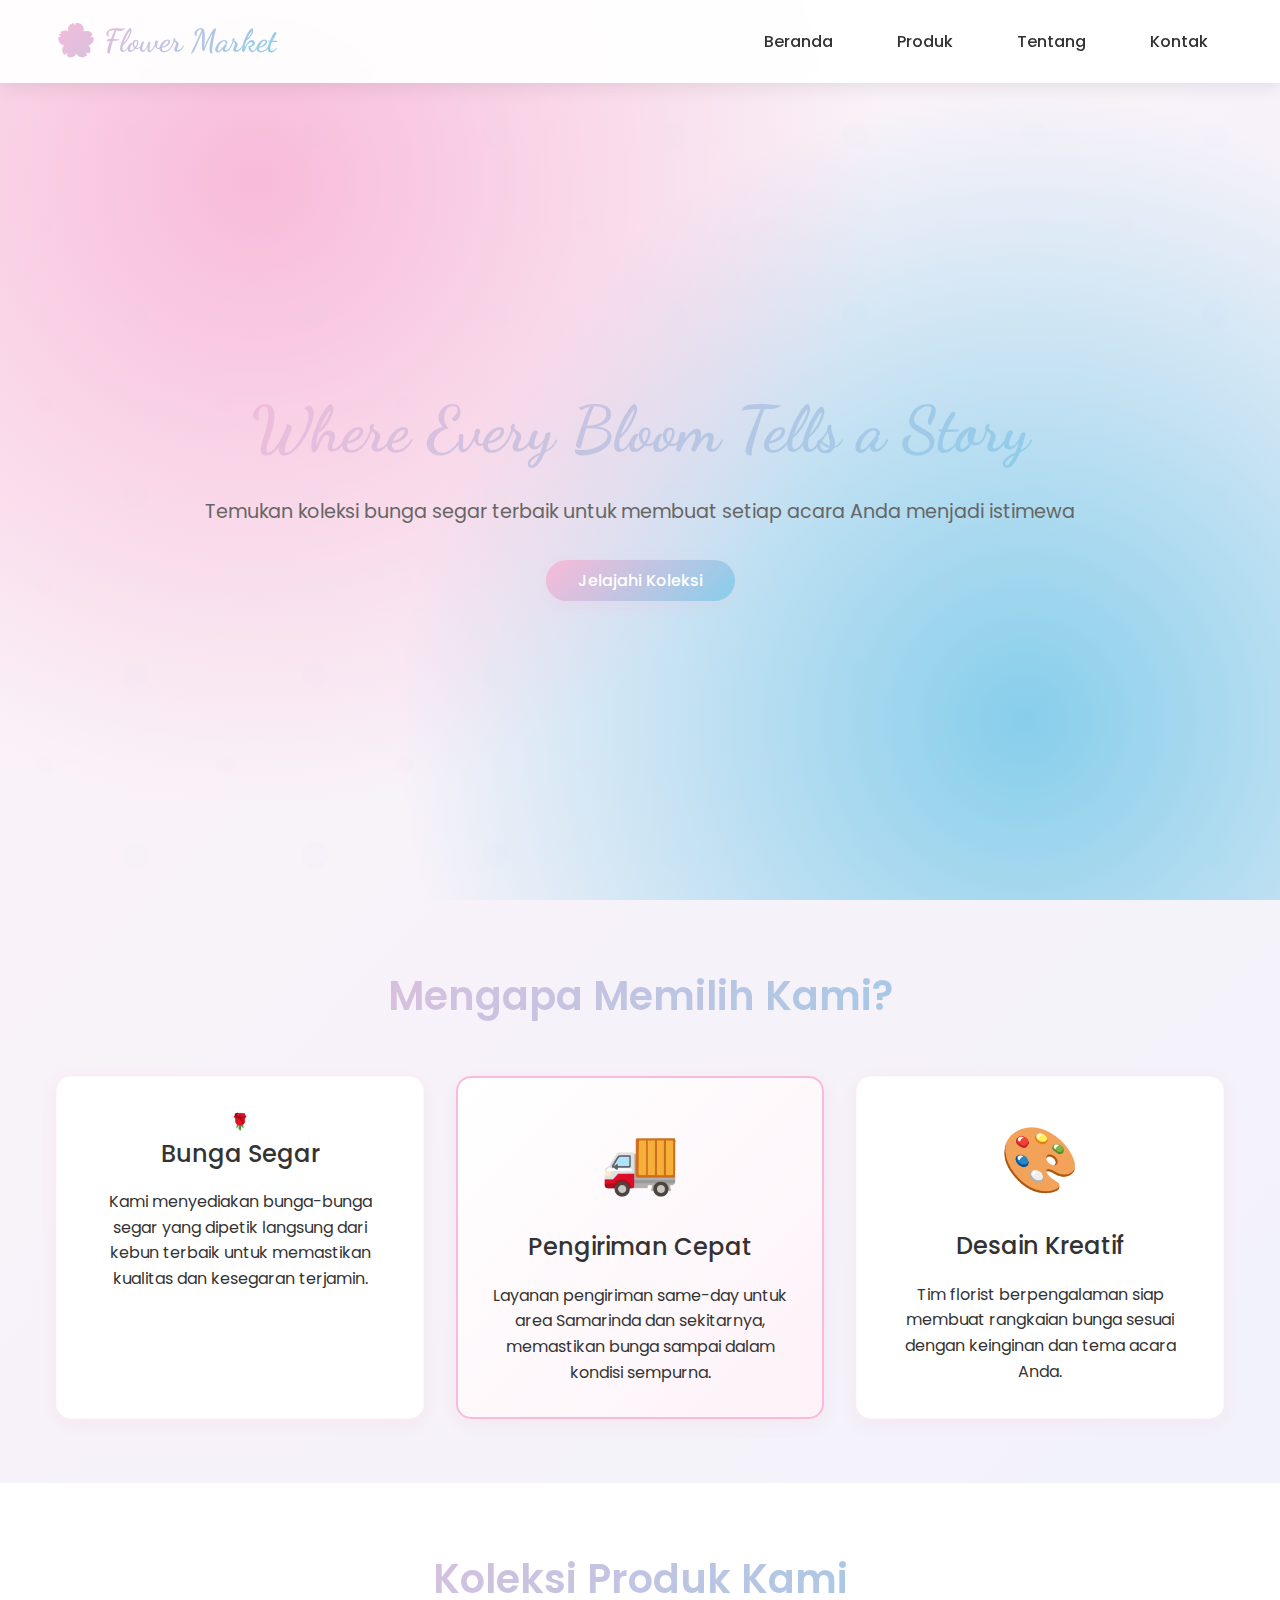
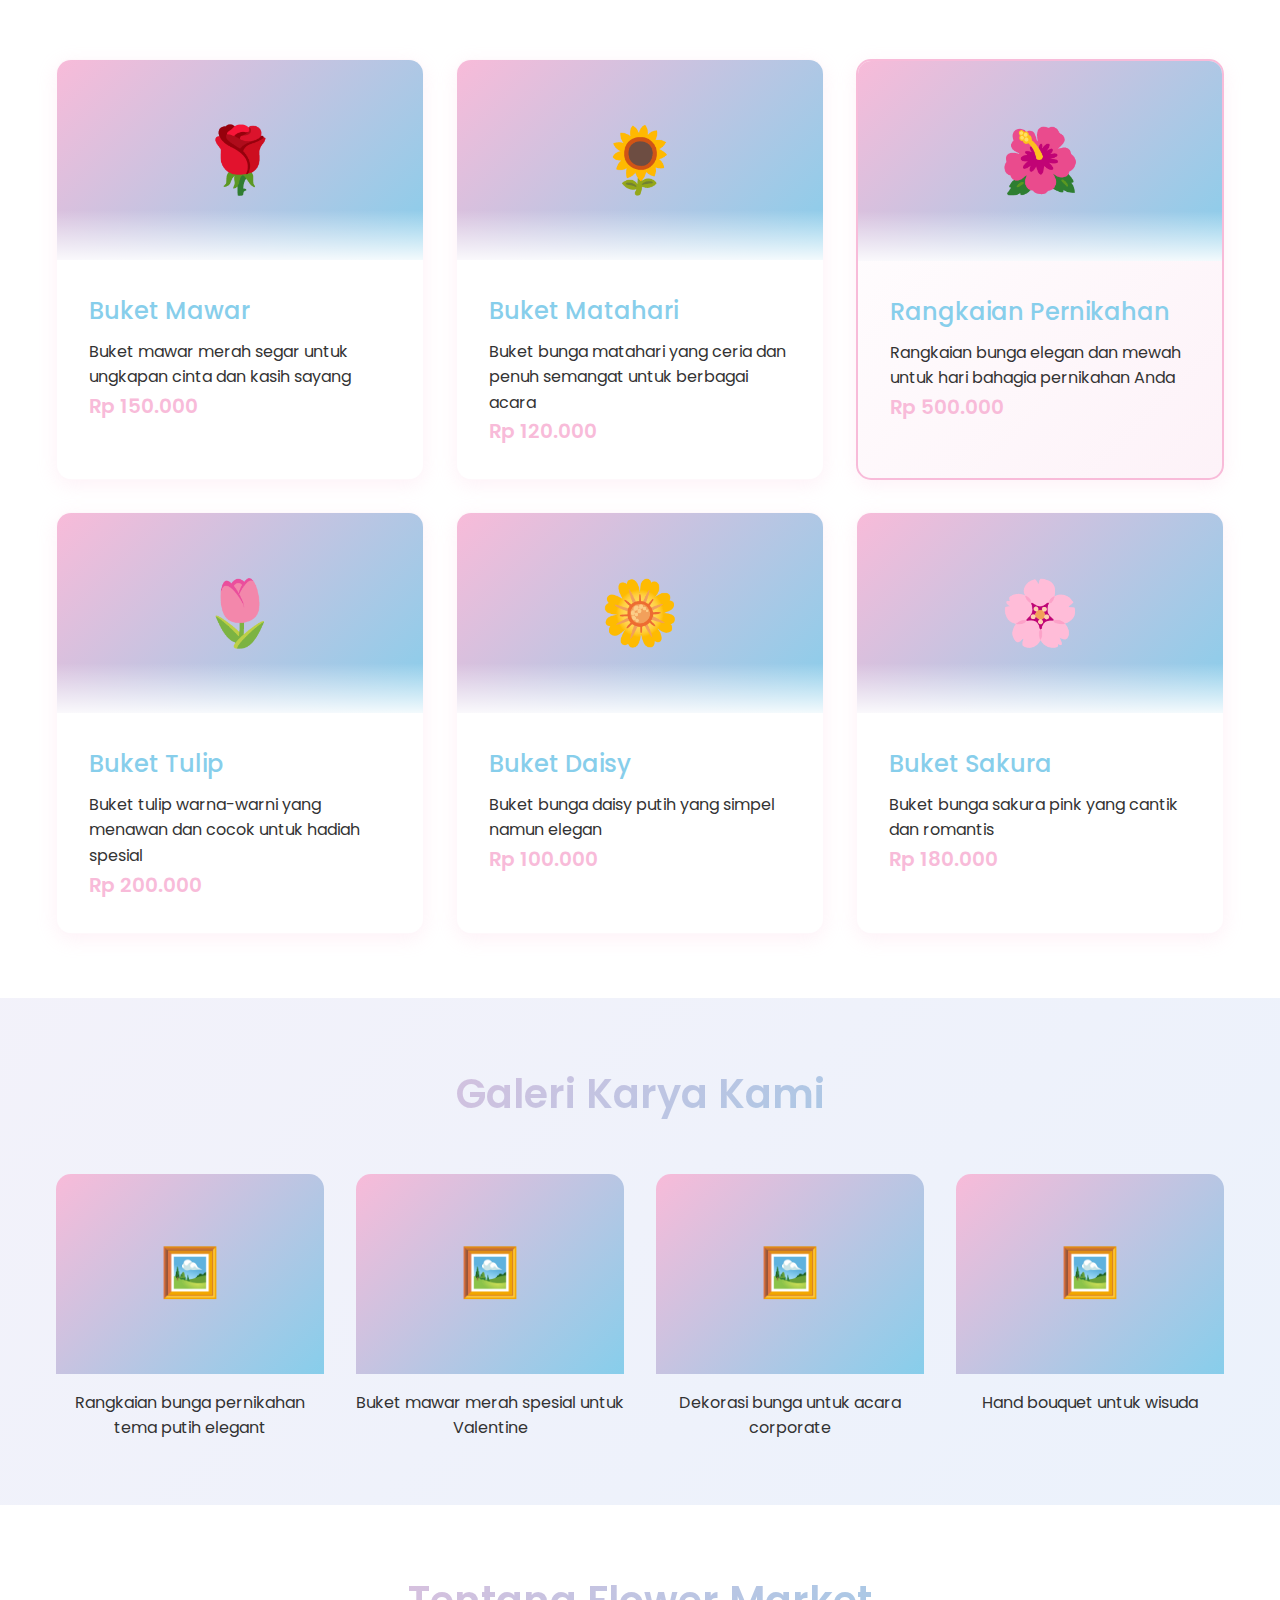
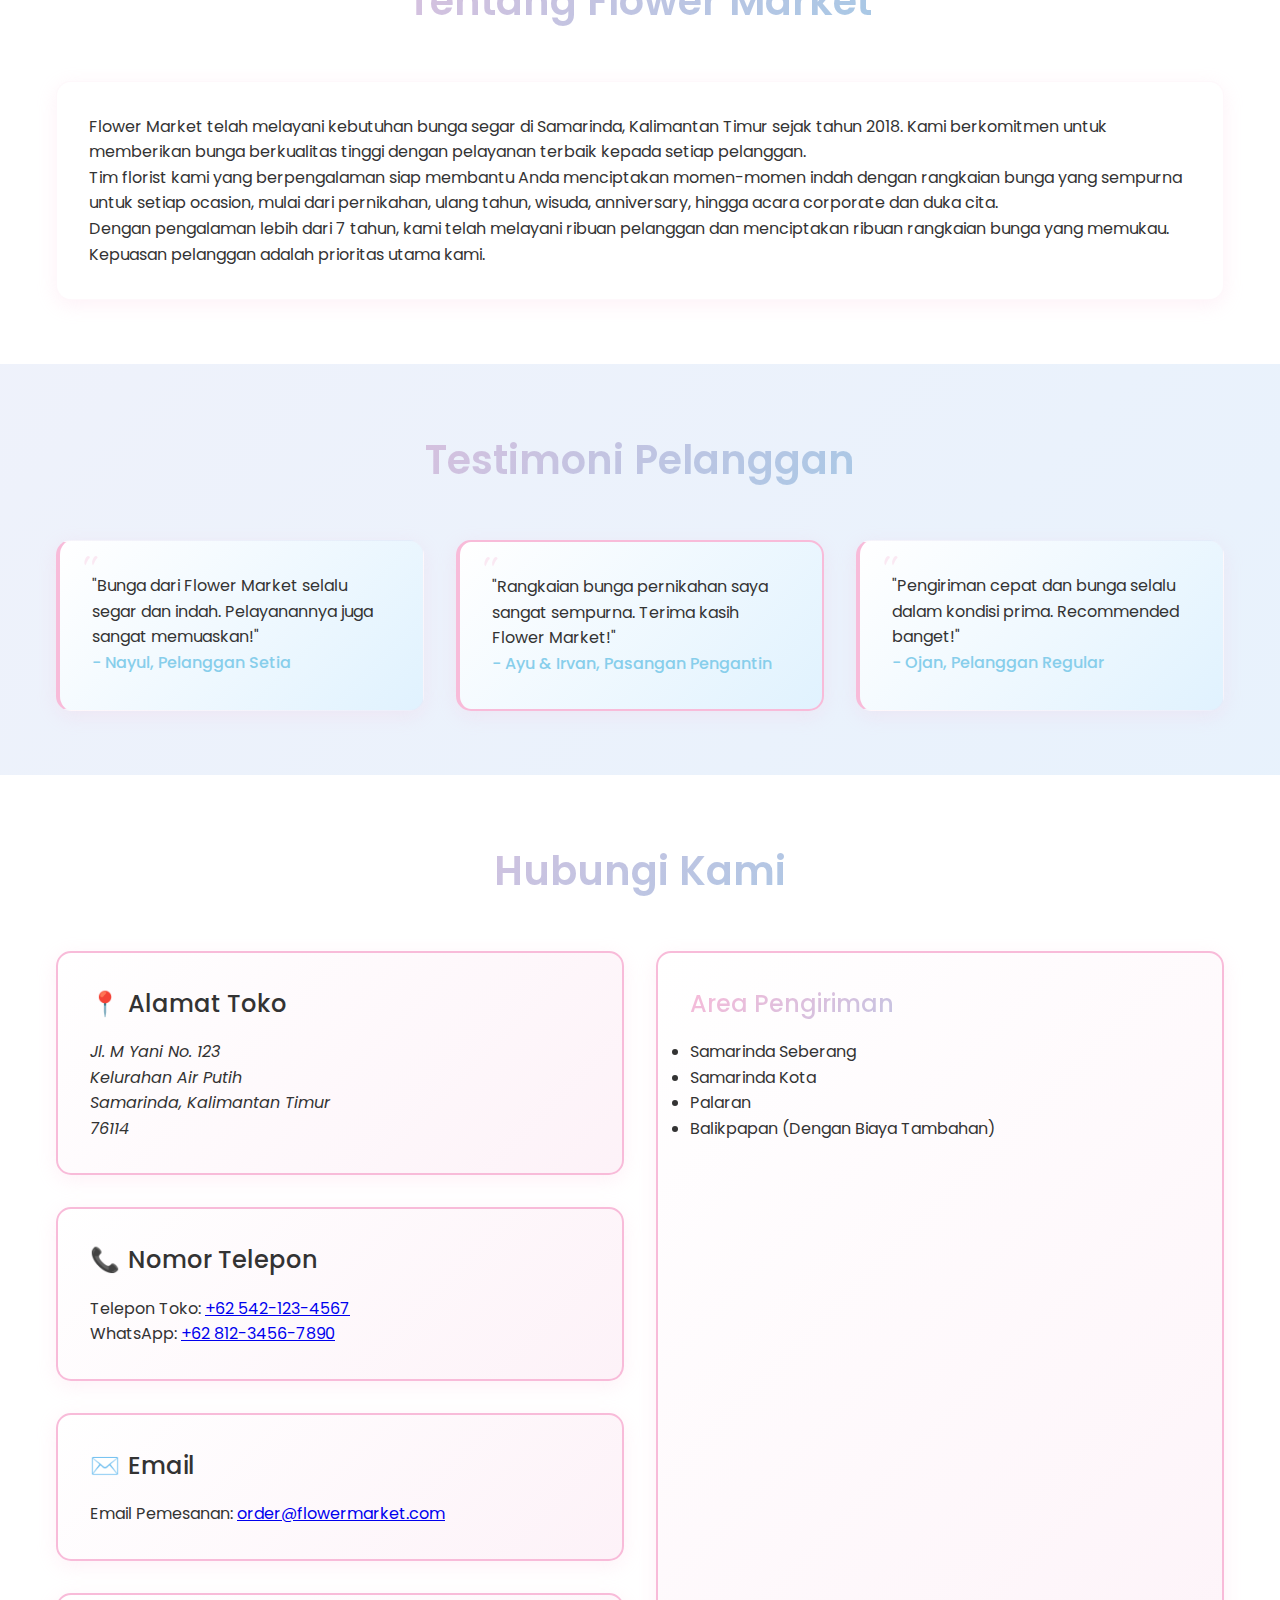
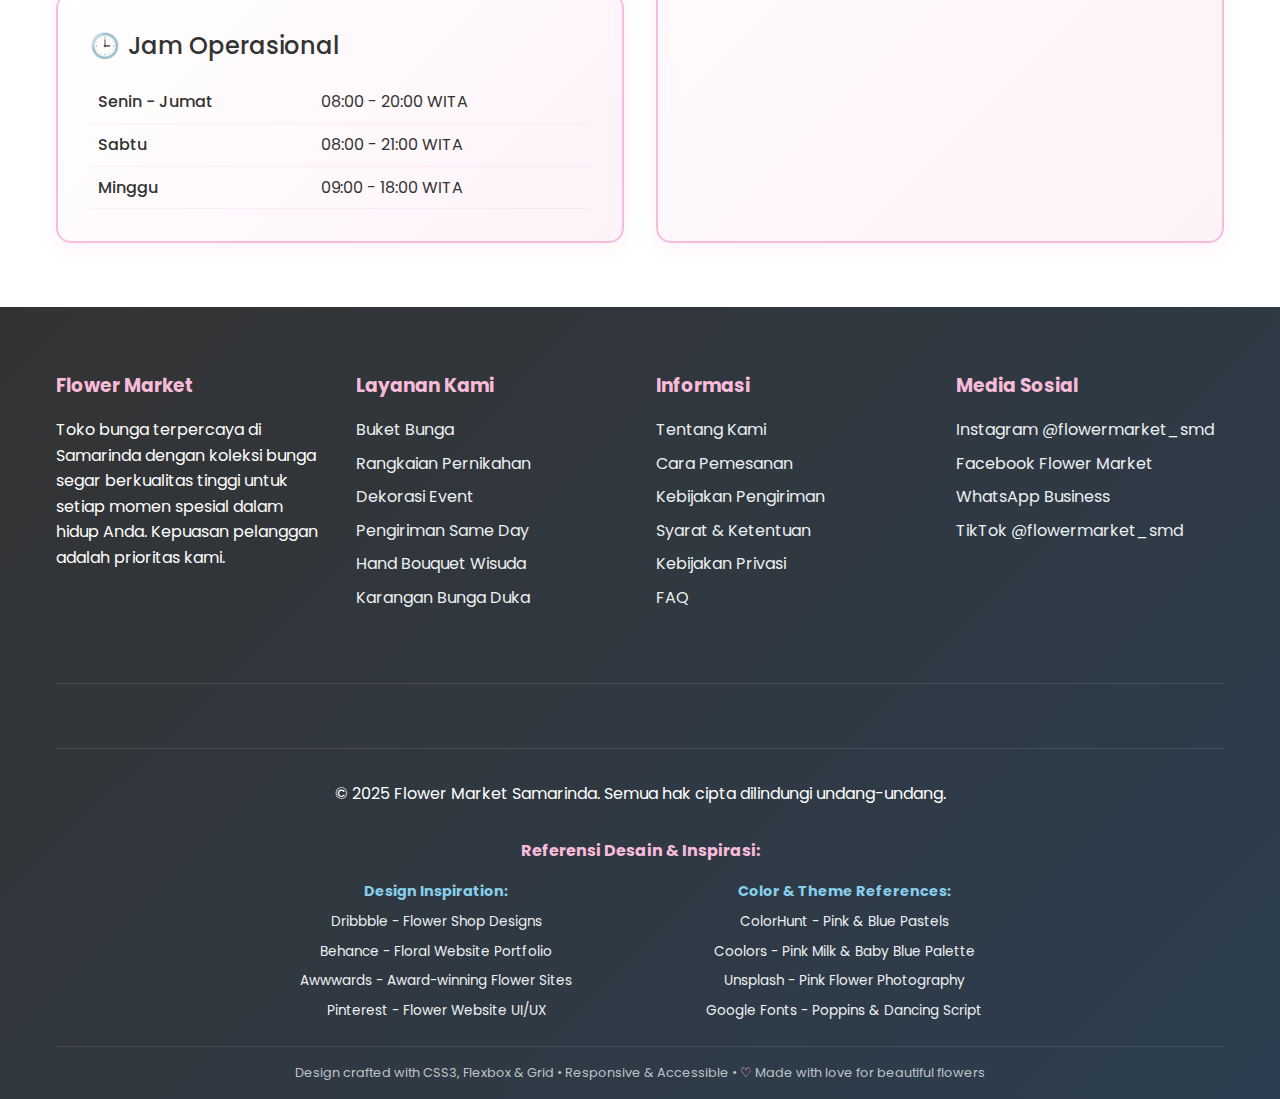
<file: 2409106012_NiluhFincyGloriaNathasiaM_POSTTEST3/index.html>
<!DOCTYPE html>
<html lang="id">
<head>
    <meta charset="UTF-8">
    <meta name="viewport" content="width=device-width, initial-scale=1.0">
    <meta name="description" content="Flower Market - Toko bunga online terpercaya dengan koleksi bunga segar untuk berbagai acara spesial">
    <meta name="keywords" content="toko bunga, bunga segar, buket, karangan bunga, hadiah, pernikahan">
    <meta name="author" content="Flower Market Team">
    <title>Flower Market - Toko Bunga Online Terpercaya</title>
    
    <!-- Google Fonts -->
    <link href="https://fonts.googleapis.com/css2?family=Poppins:wght@300;400;500;600;700&family=Dancing+Script:wght@400;500;600;700&display=swap" rel="stylesheet">
    
    <!-- External CSS -->
    <link rel="stylesheet" href="style.css">
</head>

<body>
    <header>
        <div class="container">
            <nav class="nav flex-between">
                <div class="nav-brand text-gradient">🌸 Flower Market</div>
                <ul class="nav-list">
                    <li><a href="#home" class="nav-link">Beranda</a></li>
                    <li><a href="#products" class="nav-link">Produk</a></li>
                    <li><a href="#about" class="nav-link">Tentang</a></li>
                    <li><a href="#contact" class="nav-link">Kontak</a></li>
                </ul>
            </nav>
        </div>
    </header>

    <main>
        <section id="home" class="hero flex-center">
            <div class="container hero-content text-center animate-fade-in">
                <h1 class="heading-primary text-gradient">Where Every Bloom Tells a Story</h1>
                <p class="hero-subtitle">Temukan koleksi bunga segar terbaik untuk membuat setiap acara Anda menjadi istimewa</p>
                <a href="#products" class="btn btn-primary">Jelajahi Koleksi</a>
            </div>
        </section>

        <section class="section">
            <div class="container">
                <h2 class="heading-secondary text-center text-gradient">Mengapa Memilih Kami?</h2>
                <div class="grid grid-3">
                    <article class="card feature-card">
                        <span class="features-icon">🌹</span>
                        <h3 class="heading-tertiary">Bunga Segar</h3>
                        <p>Kami menyediakan bunga-bunga segar yang dipetik langsung dari kebun terbaik untuk memastikan kualitas dan kesegaran terjamin.</p>
                    </article>
                    
                    <article class="card feature-card card-featured">
                        <span class="feature-icon">🚚</span>
                        <h3 class="heading-tertiary">Pengiriman Cepat</h3>
                        <p>Layanan pengiriman same-day untuk area Samarinda dan sekitarnya, memastikan bunga sampai dalam kondisi sempurna.</p>
                    </article>
                    
                    <article class="card feature-card">
                        <span class="feature-icon">🎨</span>
                        <h3 class="heading-tertiary">Desain Kreatif</h3>
                        <p>Tim florist berpengalaman siap membuat rangkaian bunga sesuai dengan keinginan dan tema acara Anda.</p>
                    </article>
                </div>
            </div>
        </section>

        <section id="products" class="section section-alt">
            <div class="container">
                <h2 class="heading-secondary text-center text-gradient">Koleksi Produk Kami</h2>
                <div class="grid grid-3">
                    <article class="card product-card">
                        <div class="product-image">🌹</div>
                        <div>
                            <h3 class="heading-tertiary product-title">Buket Mawar</h3>
                            <p>Buket mawar merah segar untuk ungkapan cinta dan kasih sayang</p>
                            <p class="product-price">Rp 150.000</p>
                        </div>
                    </article>
                    
                    <article class="card product-card">
                        <div class="product-image">🌻</div>
                        <div>
                            <h3 class="heading-tertiary product-title">Buket Matahari</h3>
                            <p>Buket bunga matahari yang ceria dan penuh semangat untuk berbagai acara</p>
                            <p class="product-price">Rp 120.000</p>
                        </div>
                    </article>
                    
                    <article class="card product-card card-featured">
                        <div class="product-image">🌺</div>
                        <div>
                            <h3 class="heading-tertiary product-title">Rangkaian Pernikahan</h3>
                            <p>Rangkaian bunga elegan dan mewah untuk hari bahagia pernikahan Anda</p>
                            <p class="product-price">Rp 500.000</p>
                        </div>
                    </article>
                    
                    <article class="card product-card">
                        <div class="product-image">🌷</div>
                        <div>
                            <h3 class="heading-tertiary product-title">Buket Tulip</h3>
                            <p>Buket tulip warna-warni yang menawan dan cocok untuk hadiah spesial</p>
                            <p class="product-price">Rp 200.000</p>
                        </div>
                    </article>
                    
                    <article class="card product-card">
                        <div class="product-image">🌼</div>
                        <div>
                            <h3 class="heading-tertiary product-title">Buket Daisy</h3>
                            <p>Buket bunga daisy putih yang simpel namun elegan</p>
                            <p class="product-price">Rp 100.000</p>
                        </div>
                    </article>
                    
                    <article class="card product-card">
                        <div class="product-image">🌸</div>
                        <div>
                            <h3 class="heading-tertiary product-title">Buket Sakura</h3>
                            <p>Buket bunga sakura pink yang cantik dan romantis</p>
                            <p class="product-price">Rp 180.000</p>
                        </div>
                    </article>
                </div>
            </div>
        </section>

        <section class="section">
            <div class="container">
                <h2 class="heading-secondary text-center text-gradient">Galeri Karya Kami</h2>
                <div class="grid grid-4">
                    <figure class="gallery-item">
                        <div class="gallery-placeholder">🖼️</div>
                        <figcaption>Rangkaian bunga pernikahan tema putih elegant</figcaption>
                    </figure>
                    
                    <figure class="gallery-item">
                        <div class="gallery-placeholder">🖼️</div>
                        <figcaption>Buket mawar merah spesial untuk Valentine</figcaption>
                    </figure>
                    
                    <figure class="gallery-item">
                        <div class="gallery-placeholder">🖼️</div>
                        <figcaption>Dekorasi bunga untuk acara corporate</figcaption>
                    </figure>
                    
                    <figure class="gallery-item">
                        <div class="gallery-placeholder">🖼️</div>
                        <figcaption>Hand bouquet untuk wisuda</figcaption>
                    </figure>
                </div>
            </div>
        </section>

        <section id="about" class="section section-alt">
            <div class="container">
                <h2 class="heading-secondary text-center text-gradient">Tentang Flower Market</h2>
                <div class="grid">
                    <article class="card">
                        <p>
                            Flower Market telah melayani kebutuhan bunga segar di Samarinda, Kalimantan Timur sejak tahun 2018. 
                            Kami berkomitmen untuk memberikan bunga berkualitas tinggi dengan pelayanan terbaik kepada setiap pelanggan.
                        </p>
                        <p>
                            Tim florist kami yang berpengalaman siap membantu Anda menciptakan momen-momen indah dengan 
                            rangkaian bunga yang sempurna untuk setiap ocasion, mulai dari pernikahan, ulang tahun, 
                            wisuda, anniversary, hingga acara corporate dan duka cita.
                        </p>
                        <p>
                            Dengan pengalaman lebih dari 7 tahun, kami telah melayani ribuan pelanggan dan menciptakan 
                            ribuan rangkaian bunga yang memukau. Kepuasan pelanggan adalah prioritas utama kami.
                        </p>
                    </article>
                </div>
            </div>
        </section>

        <section class="section">
            <div class="container">
                <h2 class="heading-secondary text-center text-gradient">Testimoni Pelanggan</h2>
                <div class="grid grid-3">
                    <blockquote class="card testimonial">
                        <p>"Bunga dari Flower Market selalu segar dan indah. Pelayanannya juga sangat memuaskan!"</p>
                        <cite class="testimonial-author">- Nayul, Pelanggan Setia</cite>
                    </blockquote>
                    
                    <blockquote class="card testimonial card-featured">
                        <p>"Rangkaian bunga pernikahan saya sangat sempurna. Terima kasih Flower Market!"</p>
                        <cite class="testimonial-author">- Ayu & Irvan, Pasangan Pengantin</cite>
                    </blockquote>
                    
                    <blockquote class="card testimonial">
                        <p>"Pengiriman cepat dan bunga selalu dalam kondisi prima. Recommended banget!"</p>
                        <cite class="testimonial-author">- Ojan, Pelanggan Regular</cite>
                    </blockquote>
                </div>
            </div>
        </section>

        <section id="contact" class="section section-alt">
            <div class="container">
                <h2 class="heading-secondary text-center text-gradient">Hubungi Kami</h2>
                <div class="grid grid-2">
                    <div class="grid">
                        <article class="card contact-card">
                            <h3 class="heading-tertiary"><span class="contact-icon">📍</span>Alamat Toko</h3>
                            <address>
                                Jl. M Yani No. 123<br>
                                Kelurahan Air Putih<br>
                                Samarinda, Kalimantan Timur<br>
                                76114
                            </address>
                        </article>
                        
                        <article class="card contact-card">
                            <h3 class="heading-tertiary"><span class="contact-icon">📞</span>Nomor Telepon</h3>
                            <p>Telepon Toko: <a href="tel:+6254212345678">+62 542-123-4567</a></p>
                            <p>WhatsApp: <a href="https://wa.me/6281234567890">+62 812-3456-7890</a></p>
                        </article>
                        
                        <article class="card contact-card">
                            <h3 class="heading-tertiary"><span class="contact-icon">✉️</span>Email</h3>
                            <p>Email Pemesanan: <a href="mailto:order@flowermarket.com">order@flowermarket.com</a></p>
                        </article>
                        
                        <article class="card contact-card">
                            <h3 class="heading-tertiary"><span class="contact-icon">🕒</span>Jam Operasional</h3>
                            <table class="contact-table">
                                <tr>
                                    <td>Senin - Jumat</td>
                                    <td>08:00 - 20:00 WITA</td>
                                </tr>
                                <tr>
                                    <td>Sabtu</td>
                                    <td>08:00 - 21:00 WITA</td>
                                </tr>
                                <tr>
                                    <td>Minggu</td>
                                    <td>09:00 - 18:00 WITA</td>
                                </tr>
                            </table>
                        </article>
                    </div>
                    
                    <aside class="card card-featured">
                        <h3 class="heading-tertiary text-gradient">Area Pengiriman</h3>
                        <ul>
                            <li>Samarinda Seberang</li>
                            <li>Samarinda Kota</li>
                            <li>Palaran</li>
                            <li>Balikpapan (Dengan Biaya Tambahan)</li>
                        </ul>
                    </aside>
                </div>
            </div>
        </section>
    </main>

    <footer>
        <div class="container">
            <div class="grid grid-4">
                <section class="footer-section">
                    <h3 class="footer-title">Flower Market</h3>
                    <p>
                        Toko bunga terpercaya di Samarinda dengan koleksi bunga segar berkualitas tinggi 
                        untuk setiap momen spesial dalam hidup Anda. Kepuasan pelanggan adalah prioritas kami.
                    </p>
                </section>
                
                <section class="footer-section">
                    <h3 class="footer-title">Layanan Kami</h3>
                    <ul class="footer-list">
                        <li><a href="#products" class="footer-link">Buket Bunga</a></li>
                        <li><a href="#products" class="footer-link">Rangkaian Pernikahan</a></li>
                        <li><a href="#products" class="footer-link">Dekorasi Event</a></li>
                        <li><a href="#contact" class="footer-link">Pengiriman Same Day</a></li>
                        <li><a href="#products" class="footer-link">Hand Bouquet Wisuda</a></li>
                        <li><a href="#products" class="footer-link">Karangan Bunga Duka</a></li>
                    </ul>
                </section>
                
                <section class="footer-section">
                    <h3 class="footer-title">Informasi</h3>
                    <ul class="footer-list">
                        <li><a href="#about" class="footer-link">Tentang Kami</a></li>
                        <li><a href="#contact" class="footer-link">Cara Pemesanan</a></li>
                        <li><a href="#contact" class="footer-link">Kebijakan Pengiriman</a></li>
                        <li><a href="#" class="footer-link">Syarat & Ketentuan</a></li>
                        <li><a href="#" class="footer-link">Kebijakan Privasi</a></li>
                        <li><a href="#" class="footer-link">FAQ</a></li>
                    </ul>
                </section>
                
                <section class="footer-section">
                    <h3 class="footer-title">Media Sosial</h3>
                    <ul class="footer-list">
                        <li><a href="https://instagram.com/flowermarket_smd" target="_blank" class="footer-link">Instagram @flowermarket_smd</a></li>
                        <li><a href="https://facebook.com/flowermarketsamarinda" target="_blank" class="footer-link">Facebook Flower Market</a></li>
                        <li><a href="https://wa.me/6281234567890" target="_blank" class="footer-link">WhatsApp Business</a></li>
                        <li><a href="https://tiktok.com/@flowermarket_smd" target="_blank" class="footer-link">TikTok @flowermarket_smd</a></li>
                    </ul>
                </section>
            </div>
            
            <div class="footer-bottom text-center">
                <hr style="border: none; height: 1px; background: rgba(255, 255, 255, 0.1); margin: var(--spacing-md) 0;">
                <p>&copy; 2025 Flower Market Samarinda. Semua hak cipta dilindungi undang-undang.</p>
                
                <div style="margin-top: var(--spacing-md);">
                    <h4 class="footer-title" style="margin-bottom: var(--spacing-sm);">Referensi Desain & Inspirasi:</h4>
                    <div class="grid grid-2" style="max-width: 800px; margin: 0 auto; gap: var(--spacing-sm);">
                        <div>
                            <h5 style="color: var(--baby-blue); margin-bottom: var(--spacing-xs); font-size: 0.9rem;">Design Inspiration:</h5>
                            <ul class="footer-list" style="font-size: 0.85rem;">
                                <li><a href="https://dribbble.com/search/flower-shop-website" target="_blank" class="footer-link">Dribbble - Flower Shop Designs</a></li>
                                <li><a href="https://www.behance.net/search/projects?search=flower%20shop%20website" target="_blank" class="footer-link">Behance - Floral Website Portfolio</a></li>
                                <li><a href="https://www.awwwards.com/websites/flowers/" target="_blank" class="footer-link">Awwwards - Award-winning Flower Sites</a></li>
                                <li><a href="https://pinterest.com/search/pins/?q=flower%20shop%20website%20design" target="_blank" class="footer-link">Pinterest - Flower Website UI/UX</a></li>
                            </ul>
                        </div>
                        <div>
                            <h5 style="color: var(--baby-blue); margin-bottom: var(--spacing-xs); font-size: 0.9rem;">Color & Theme References:</h5>
                            <ul class="footer-list" style="font-size: 0.85rem;">
                                <li><a href="https://colorhunt.co/palette/pink-blue-pastel" target="_blank" class="footer-link">ColorHunt - Pink & Blue Pastels</a></li>
                                <li><a href="https://coolors.co/f8bbd9-87ceeb-fdf2f8-e0f2fe" target="_blank" class="footer-link">Coolors - Pink Milk & Baby Blue Palette</a></li>
                                <li><a href="https://unsplash.com/s/photos/pink-flowers" target="_blank" class="footer-link">Unsplash - Pink Flower Photography</a></li>
                                <li><a href="https://fonts.google.com/specimen/Poppins+Dancing+Script" target="_blank" class="footer-link">Google Fonts - Poppins & Dancing Script</a></li>
                            </ul>
                        </div>
                    </div>
                    <div style="margin-top: var(--spacing-sm); padding-top: var(--spacing-sm); border-top: 1px solid rgba(255, 255, 255, 0.1);">
                        <p style="font-size: 0.8rem; color: #bdc3c7;">
                            Design crafted with CSS3, Flexbox & Grid • Responsive & Accessible • 
                            <span style="color: var(--pink-milk);">♡</span> Made with love for beautiful flowers
                        </p>
                    </div>
                </div>
            </div>
        </div>
    </footer>

    <!-- External JavaScript -->
    <script src="script.js"></script>
</body>
</html>
</file>
<file: 2409106012_NiluhFincyGloriaNathasiaM_POSTTEST3/style.css>
:root {
    --pink-milk: #f8bbd9;
    --baby-blue: #87ceeb;
    --pink-light: #fdf2f8;
    --blue-light: #e0f2fe;
    --white: #ffffff;
    --gray-dark: #333333;
    --gray-medium: #666666;
    --gray-light: #f8f9fa;
    --shadow-light: rgba(248, 187, 217, 0.2);
    --shadow-medium: rgba(135, 206, 235, 0.3);
    --gradient-primary: linear-gradient(135deg, var(--pink-milk), var(--baby-blue));
    --gradient-bg: linear-gradient(135deg, var(--pink-light) 0%, var(--blue-light) 100%);
    --transition: all 0.3s ease;
    --border-radius: 15px;
    --max-width: 1200px;
    --spacing-xs: 0.5rem;
    --spacing-sm: 1rem;
    --spacing-md: 2rem;
    --spacing-lg: 3rem;
    --spacing-xl: 4rem;
}

* {
    margin: 0;
    padding: 0;
    box-sizing: border-box;
}

body {
    font-family: 'Poppins', sans-serif;
    line-height: 1.6;
    background: var(--gradient-bg);
    color: var(--gray-dark);
    overflow-x: hidden;
}

.container {
    max-width: var(--max-width);
    margin: 0 auto;
    padding: 0 var(--spacing-sm);
}

.text-center {
    text-align: center;
}

.text-gradient {
    background: var(--gradient-primary);
    -webkit-background-clip: text;
    -webkit-text-fill-color: transparent;
    background-clip: text;
}

.btn {
    display: inline-block;
    padding: var(--spacing-xs) var(--spacing-md);
    border: none;
    border-radius: 50px;
    font-size: 1rem;
    font-weight: 500;
    text-decoration: none;
    text-align: center;
    cursor: pointer;
    transition: var(--transition);
}

.btn-primary {
    background: var(--gradient-primary);
    color: var(--white);
    box-shadow: 0 4px 15px var(--shadow-light);
}

.btn-primary:hover {
    transform: translateY(-3px);
    box-shadow: 0 8px 25px var(--shadow-medium);
}

.card {
    background: var(--white);
    border-radius: var(--border-radius);
    padding: var(--spacing-md);
    box-shadow: 0 5px 20px var(--shadow-light);
    transition: var(--transition);
    border: 1px solid rgba(248, 187, 217, 0.1);
}

.card:hover {
    transform: translateY(-5px);
    box-shadow: 0 10px 30px var(--shadow-medium);
}

.card-featured {
    background: linear-gradient(135deg, var(--white) 0%, var(--pink-light) 100%);
    border: 2px solid var(--pink-milk);
}

.section {
    padding: var(--spacing-xl) 0;
}

.section-alt {
    background: var(--white);
}

.grid {
    display: grid;
    gap: var(--spacing-md);
}

.grid-2 {
    grid-template-columns: repeat(auto-fit, minmax(300px, 1fr));
}

.grid-3 {
    grid-template-columns: repeat(auto-fit, minmax(280px, 1fr));
}

.grid-4 {
    grid-template-columns: repeat(auto-fit, minmax(250px, 1fr));
}

.flex {
    display: flex;
}

.flex-center {
    display: flex;
    align-items: center;
    justify-content: center;
}

.flex-between {
    display: flex;
    align-items: center;
    justify-content: space-between;
}

.flex-column {
    flex-direction: column;
}

.flex-wrap {
    flex-wrap: wrap;
}

.heading-primary {
    font-size: clamp(2.5rem, 5vw, 4rem);
    font-weight: 700;
    font-family: 'Dancing Script', cursive;
    margin-bottom: var(--spacing-sm);
}

.heading-secondary {
    font-size: clamp(2rem, 4vw, 2.5rem);
    font-weight: 600;
    margin-bottom: var(--spacing-lg);
}

.heading-tertiary {
    font-size: 1.5rem;
    font-weight: 500;
    margin-bottom: var(--spacing-sm);
}

header {
    background: rgba(255, 255, 255, 0.95);
    backdrop-filter: blur(10px);
    box-shadow: 0 2px 20px rgba(0, 0, 0, 0.1);
    position: fixed;
    width: 100%;
    top: 0;
    z-index: 1000;
}

.nav {
    padding: var(--spacing-sm) 0;
}

.nav-brand {
    font-size: 2rem;
    font-weight: 700;
    font-family: 'Dancing Script', cursive;
}

.nav-list {
    display: flex;
    list-style: none;
    gap: var(--spacing-md);
}

.nav-link {
    text-decoration: none;
    color: var(--gray-dark);
    font-weight: 500;
    padding: var(--spacing-xs) var(--spacing-sm);
    border-radius: 25px;
    transition: var(--transition);
}

.nav-link:hover {
    background: var(--gradient-primary);
    color: var(--white);
}

.hero {
    background: var(--gradient-bg);
    background-image: 
        radial-gradient(circle at 20% 20%, var(--pink-milk) 0%, transparent 50%),
        radial-gradient(circle at 80% 80%, var(--baby-blue) 0%, transparent 50%),
        radial-gradient(circle at 40% 40%, rgba(255, 255, 255, 0.1) 0%, transparent 50%);
    padding: calc(80px + var(--spacing-xl)) 0 var(--spacing-xl);
    min-height: 100vh;
    position: relative;
    overflow: hidden;
}

.hero::before {
    content: '';
    position: absolute;
    top: 0;
    left: 0;
    right: 0;
    bottom: 0;
    background: url('data:image/svg+xml,<svg xmlns="http://www.w3.org/2000/svg" viewBox="0 0 100 100"><defs><pattern id="flowers" patternUnits="userSpaceOnUse" width="20" height="20"><circle cx="5" cy="5" r="1" fill="%23f8bbd9" opacity="0.3"/><circle cx="15" cy="15" r="1.5" fill="%2387ceeb" opacity="0.2"/></pattern></defs><rect width="100" height="100" fill="url(%23flowers)"/></svg>') repeat;
    opacity: 0.1;
}

.hero-content {
    position: relative;
    z-index: 2;
}

.hero-subtitle {
    font-size: 1.2rem;
    margin-bottom: var(--spacing-md);
    color: var(--gray-medium);
}

/* Feature Cards */
.feature-card {
    text-align: center;
    position: relative;
    overflow: hidden;
}

.feature-icon {
    font-size: 4rem;
    margin-bottom: var(--spacing-sm);
    display: block;
}

.feature-card::before {
    content: '';
    position: absolute;
    top: -50%;
    left: -50%;
    width: 200%;
    height: 200%;
    background: var(--gradient-primary);
    opacity: 0;
    transform: rotate(45deg);
    transition: var(--transition);
    z-index: -1;
}

.feature-card:hover::before {
    opacity: 0.05;
}

/* Product Cards */
.product-card {
    overflow: hidden;
    position: relative;
    cursor: pointer;
}

.product-image {
    height: 200px;
    background: var(--gradient-primary);
    display: flex;
    align-items: center;
    justify-content: center;
    font-size: 4rem;
    color: var(--white);
    margin: calc(-1 * var(--spacing-md)) calc(-1 * var(--spacing-md)) var(--spacing-md);
    position: relative;
}

.product-image::after {
    content: '';
    position: absolute;
    bottom: 0;
    left: 0;
    right: 0;
    height: 50px;
    background: linear-gradient(to top, rgba(255, 255, 255, 0.9), transparent);
}

.product-title {
    color: var(--baby-blue);
    margin-bottom: var(--spacing-xs);
}

.product-price {
    font-size: 1.25rem;
    font-weight: 600;
    color: var(--pink-milk);
}

/* Highlight product saat dipilih */
.product-card.selected {
    border: 2px solid var(--baby-blue);
    transform: scale(1.03);
    box-shadow: 0 10px 30px var(--shadow-medium);
}

/* Gallery */
.gallery-item {
    text-align: center;
    position: relative;
    overflow: hidden;
    border-radius: var(--border-radius);
}

.gallery-placeholder {
    height: 200px;
    background: var(--gradient-primary);
    display: flex;
    align-items: center;
    justify-content: center;
    font-size: 3rem;
    color: var(--white);
    margin-bottom: var(--spacing-sm);
    position: relative;
    transition: var(--transition);
}

.gallery-item:hover .gallery-placeholder {
    transform: scale(1.05);
}

.testimonial {
    background: linear-gradient(135deg, var(--white) 0%, var(--blue-light) 100%);
    border-left: 4px solid var(--pink-milk);
    position: relative;
}

.testimonial::before {
    content: '"';
    position: absolute;
    top: -10px;
    left: var(--spacing-sm);
    font-size: 4rem;
    color: var(--pink-milk);
    opacity: 0.3;
    font-family: 'Dancing Script', cursive;
}

.testimonial-author {
    font-style: normal;
    font-weight: 500;
    color: var(--baby-blue);
    margin-top: var(--spacing-sm);
}

.contact-card {
    background: linear-gradient(135deg, var(--white) 0%, var(--pink-light) 100%);
    border: 2px solid var(--pink-milk);
}

.contact-icon {
    display: inline-block;
    margin-right: var(--spacing-xs);
}

.contact-table {
    width: 100%;
    border-collapse: collapse;
    margin-top: var(--spacing-sm);
}

.contact-table td {
    padding: var(--spacing-xs);
    border-bottom: 1px solid rgba(248, 187, 217, 0.2);
}

.contact-table td:first-child {
    font-weight: 500;
}

footer {
    background: linear-gradient(135deg, var(--gray-dark) 0%, #2c3e50 100%);
    color: var(--white);
    padding: var(--spacing-xl) 0 var(--spacing-sm);
}

.footer-section {
    margin-bottom: var(--spacing-md);
}

.footer-title {
    color: var(--pink-milk);
    margin-bottom: var(--spacing-sm);
}

.footer-list {
    list-style: none;
}

.footer-list li {
    margin-bottom: var(--spacing-xs);
}

.footer-link {
    color: #ecf0f1;
    text-decoration: none;
    transition: var(--transition);
}

.footer-link:hover {
    color: var(--pink-milk);
}

.footer-bottom {
    border-top: 1px solid rgba(255, 255, 255, 0.1);
    padding-top: var(--spacing-md);
    margin-top: var(--spacing-md);
}

@keyframes fadeInUp {
    from {
        opacity: 0;
        transform: translateY(30px);
    }
    to {
        opacity: 1;
        transform: translateY(0);
    }
}

.animate-fade-in {
    animation: fadeInUp 0.6s ease-out;
}

/* Burger Menu */
.burger {
    display: none;
    font-size: 2rem;
    background: none;
    border: none;
    cursor: pointer;
    color: var(--gray-dark);
}

/* Responsive Design */
@media (max-width: 768px) {
    .burger {
        display: block;
    }
    .nav-list {
        display: none;
        flex-direction: column;
        gap: var(--spacing-sm);
        background: var(--white);
        position: absolute;
        top: 70px;
        right: 10px;
        padding: var(--spacing-md);
        border-radius: var(--border-radius);
        box-shadow: 0 5px 20px var(--shadow-medium);
        z-index: 999;
    }
    .nav-list.show {
        display: flex;
    }
    .nav {
        text-align: center;
    }
    .hero {
        padding-top: calc(60px + var(--spacing-md));
        text-align: center;
    }
    .flex-between {
        flex-direction: column;
        gap: var(--spacing-sm);
    }
    .grid-2,
    .grid-3,
    .grid-4 {
        grid-template-columns: 1fr;
    }
    :root {
        --spacing-xl: 2rem;
        --spacing-lg: 1.5rem;
    }
}

@media (max-width: 480px) {
    .container {
        padding: 0 var(--spacing-xs);
    }
    .card {
        padding: var(--spacing-sm);
    }
    .hero {
        min-height: 80vh;
    }
}

/* Print Styles */
@media print {
    header {
        position: static;
    }
    .hero {
        padding-top: var(--spacing-md);
        min-height: auto;
        page-break-after: always;
    }
    .card:hover,
    .btn:hover {
        transform: none;
        box-shadow: none;
    }
}

@media (prefers-color-scheme: dark) {
    :root {
        --white: #1a1a1a;
        --gray-dark: #f5f5f5;
        --gray-light: #2a2a2a;
    }
}

@media (prefers-reduced-motion: reduce) {
    * {
        animation-duration: 0.01ms !important;
        animation-iteration-count: 1 !important;
        transition-duration: 0.01ms !important;
    }
}

.nav-link:focus,
.btn:focus,
.footer-link:focus {
    outline: 2px solid var(--pink-milk);
    outline-offset: 2px;
}
</file>
